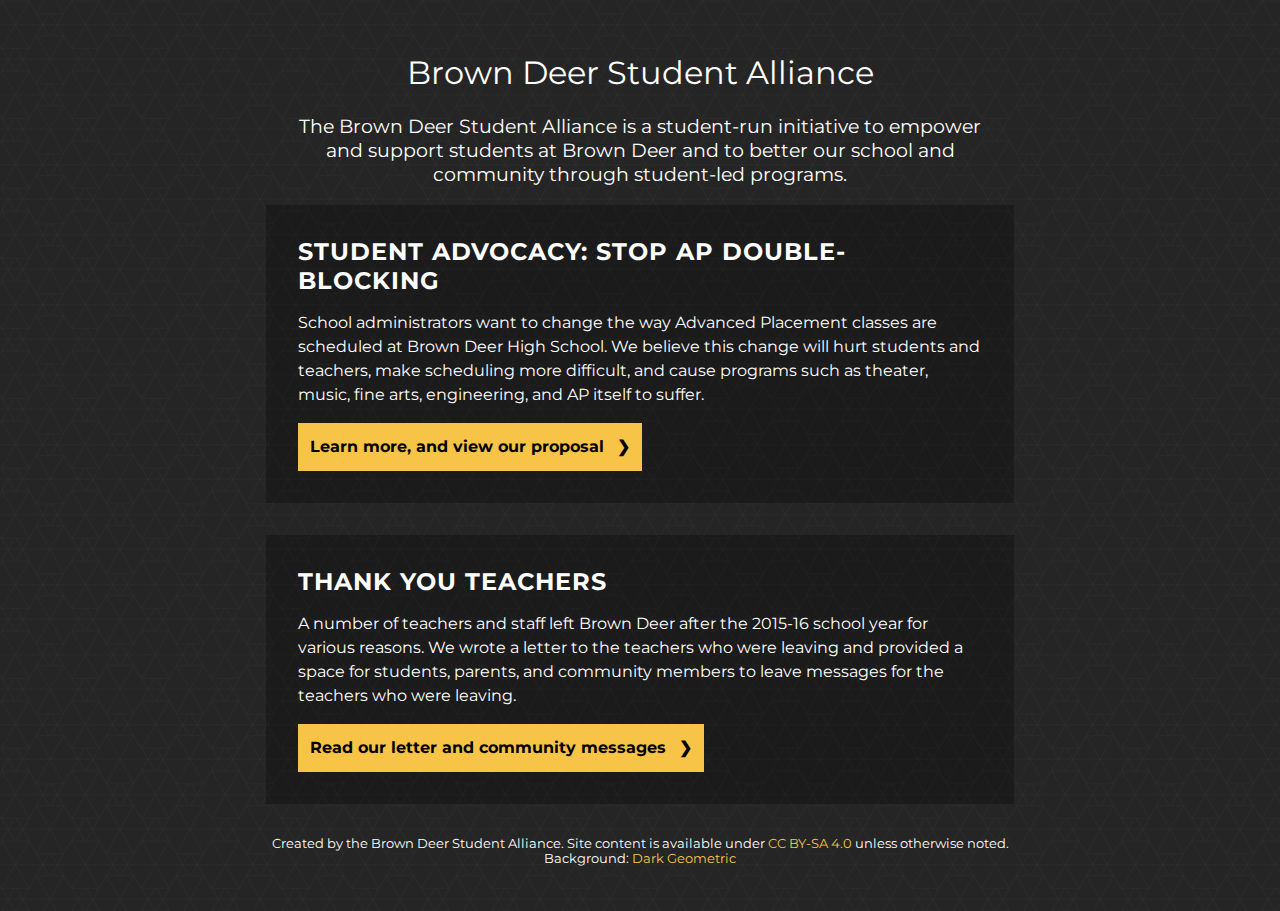
<file: index.html>
<!DOCTYPE html>
<html lang="en">
<head>
  <meta charset="UTF-8">
  <title>Brown Deer Student Alliance</title>
  <meta name="viewport" content="width=device-width, initial-scale=1">
  <link href="https://fonts.googleapis.com/css?family=Montserrat:300,400,400i,700" rel="stylesheet">
  <link rel="stylesheet" href="main.css">
</head>
<body>

<h1>Brown Deer Student Alliance</h1>

<div class="mission">
  The Brown Deer Student Alliance is a student-run initiative to empower and support
  students at Brown Deer and to better our school and community through student-led programs.
</div>

<article>
  <a href="/ap">
    <div class="initiative">
      <h2>Student Advocacy: Stop AP Double-blocking</h2>
      <p>School administrators want to change the way Advanced Placement classes are
      scheduled at Brown Deer High School. We believe this change will hurt students and
      teachers, make scheduling more difficult, and cause programs such as theater, music,
      fine arts, engineering, and AP itself to suffer.</p>
      <p class="button">Learn more, and view our proposal</p>
    </div>
  </a>
</article>

<article>
  <a href="/teachers16">
    <div class="initiative">
      <h2>Thank You Teachers</h2>
      <p>A number of teachers and staff left Brown Deer after the 2015-16 school year
      for various reasons. We wrote a letter to the teachers who were leaving and
      provided a space for students, parents, and community members to leave messages
      for the teachers who were leaving.</p>
      <p class="button">Read our letter and community messages</p>
    </div>
  </a>
</article>

<p class="small">Created by the Brown Deer Student Alliance. Site content is available under <a rel="license" href="http://creativecommons.org/licenses/by-sa/4.0/">CC BY-SA 4.0</a> unless otherwise noted. Background: <a href="https://www.toptal.com/designers/subtlepatterns/dark-geometric/" target="_blank">Dark Geometric</a></p>

<script>
(function(i,s,o,g,r,a,m){i['GoogleAnalyticsObject']=r;i[r]=i[r]||function(){
(i[r].q=i[r].q||[]).push(arguments)},i[r].l=1*new Date();a=s.createElement(o),
m=s.getElementsByTagName(o)[0];a.async=1;a.src=g;m.parentNode.insertBefore(a,m)
})(window,document,'script','https://www.google-analytics.com/analytics.js','ga');

ga('create', 'UA-92804118-1', 'auto');
ga('send', 'pageview');
</script>
</body>
</html>
</file>
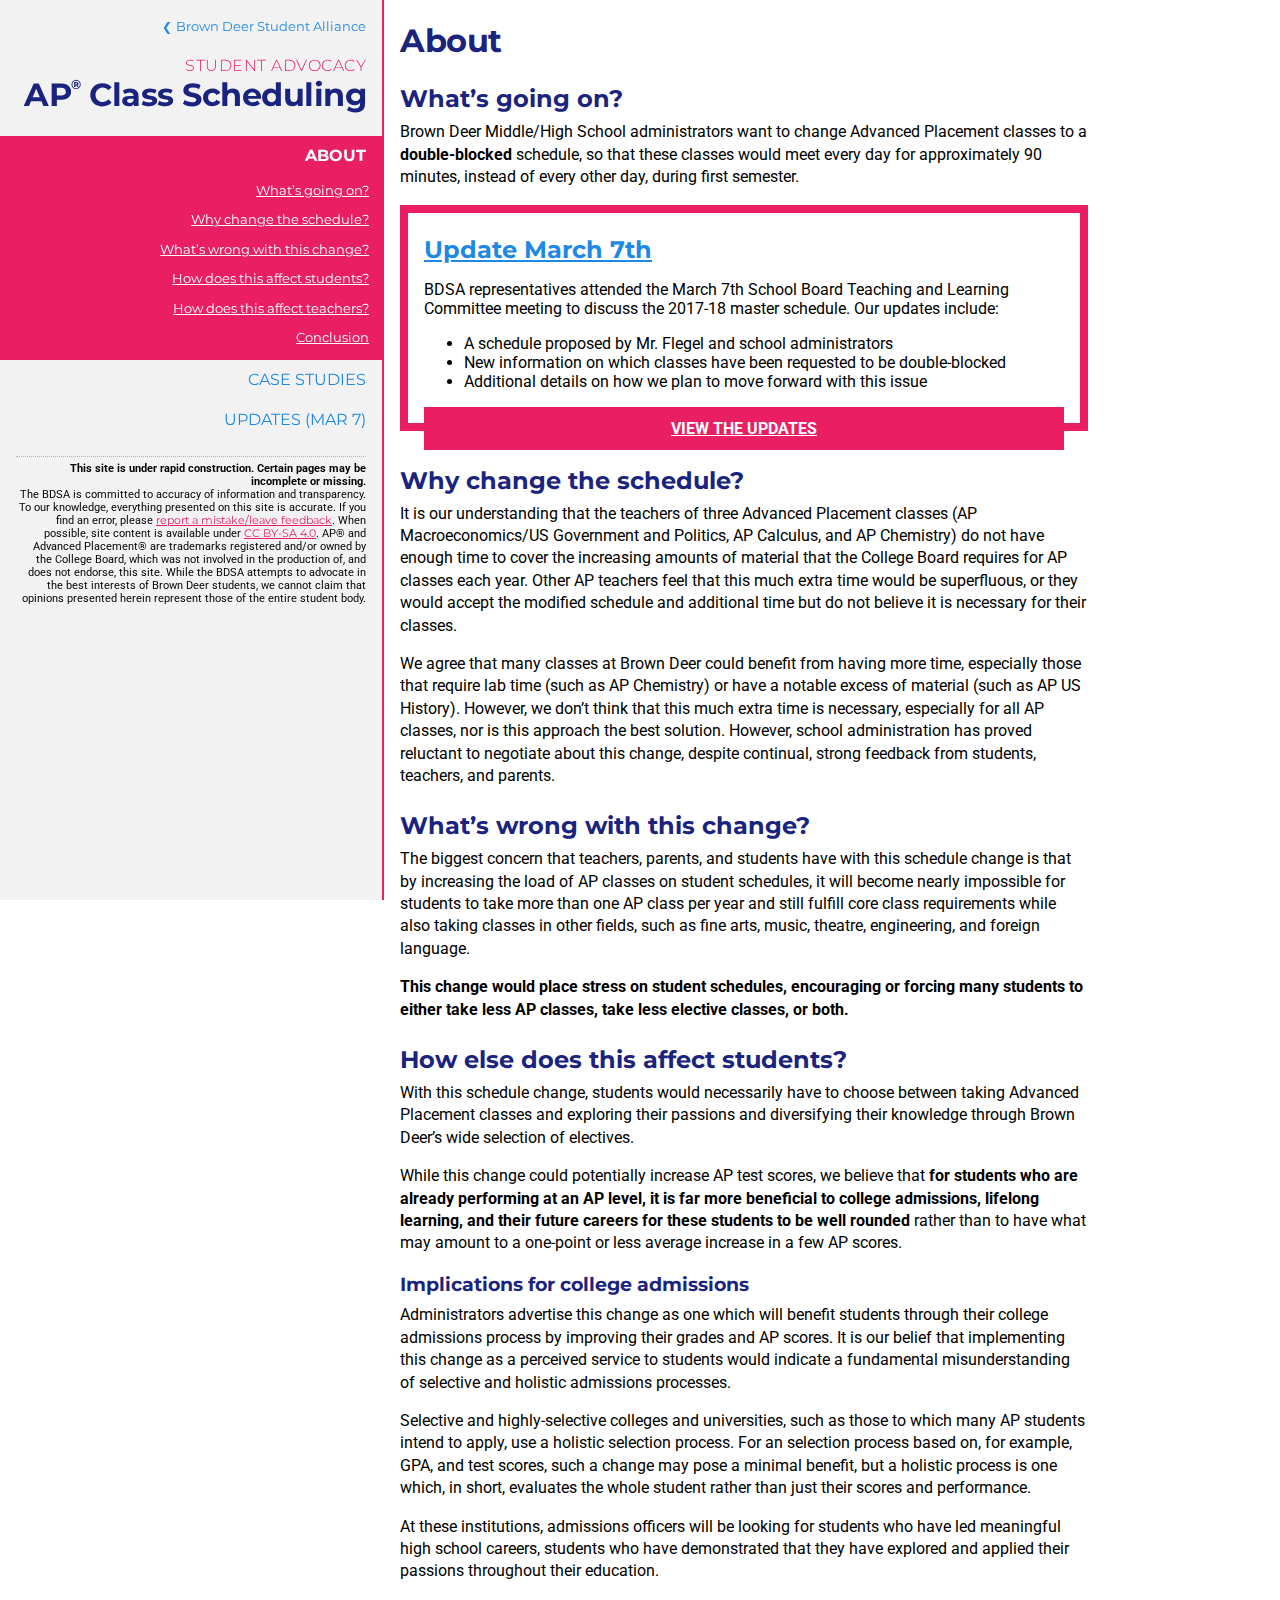
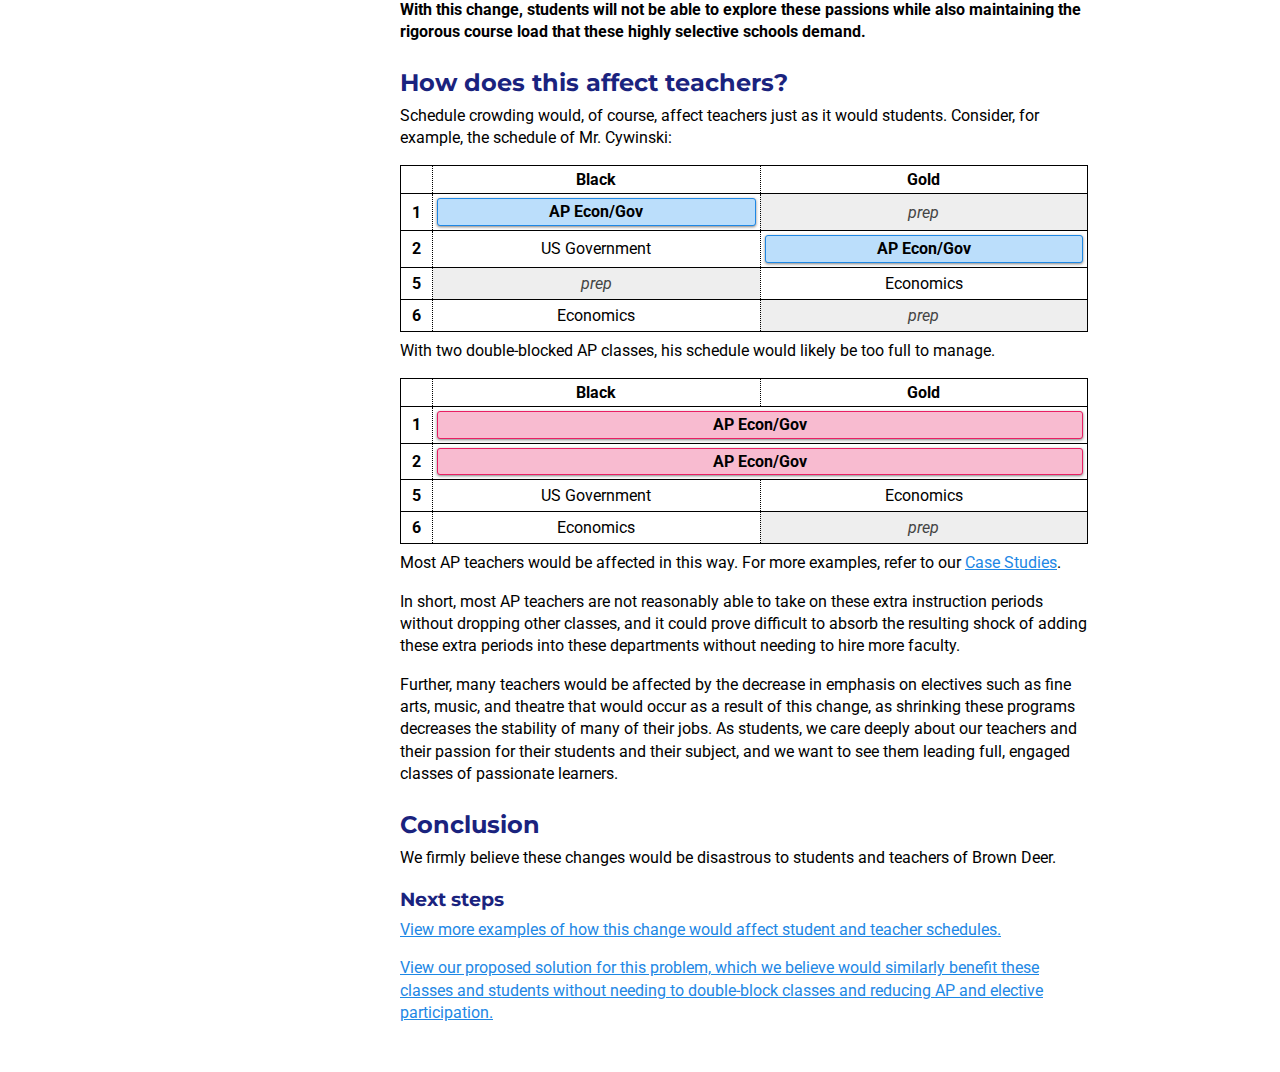
<file: ap/index.html>
<!DOCTYPE html>
<html lang="en">
<head>
  <meta charset="UTF-8">
  <title>Student Advocacy: Double-blocked AP | BDSA</title>
  <meta name="og:url" content="http://bdstudentalliance.org/ap/">
  <meta name="og:type" content="website">
  <meta name="og:title" content="Student Advocacy: Double-blocked AP">
  <meta name="og:description" content="School administrators want to change the way Advanced Placement classes are scheduled at Brown Deer High School. We believe this change will hurt students and teachers, make scheduling more difficult, and cause programs such as theater, music, fine arts, engineering, and AP itself to suffer.">
  <link href="https://fonts.googleapis.com/css?family=Montserrat:300,400,400i,700|Roboto:400,400i,700,700i" rel="stylesheet">
  <meta name="viewport" content="width=device-width, initial-scale=1">
  <link rel="stylesheet" href="main.css">
</head>
<body>

<div id="sectionLeft">
  <div class="return"><a href="/">Brown Deer Student Alliance</a></div>
  <h1><span>Student Advocacy</span> AP<sup>&reg;</sup> Class Scheduling</h1>
  <nav>
    <ul>
      <a class="active"><li>About</li></a>
      <div class="sub">
        <a href="#intro">What’s going on?</a>
        <a href="#why">Why change the schedule?</a>
        <a href="#issues">What’s wrong with this change?</a>
        <a href="#students">How does this affect students?</a>
        <a href="#teachers">How does this affect teachers?</a>
        <a href="#conclusion">Conclusion</a>
      </div>
      <a href="/ap/examples.html"><li>Case Studies</li></a>
      <!-- <a href="/ap/solution.html"><li>Our Solution</li></a> -->
      <a href="/ap/updates-03-07.html"><li>Updates (Mar 7)</li></a>
    </ul>
  </nav>

  <p class="small"><strong>This site is under rapid construction. Certain pages may be incomplete or missing.</strong><br>
  The BDSA is committed to accuracy of information and transparency. To our knowledge, everything presented on this site is accurate. If you find an error, please <a class="highlight inline" href="mailto:bdstudentalliance@gmail.com">report a mistake/leave feedback</a>. When possible, site content is available under <a rel="license" href="http://creativecommons.org/licenses/by-sa/4.0/" class="highlight inline">CC BY-SA 4.0</a>. AP® and Advanced Placement® are trademarks registered and/or owned by the College Board, which was not involved in the production of, and does not endorse, this site. While the BDSA attempts to advocate in the best interests of Brown Deer students, we cannot claim that opinions presented herein represent those of the entire student body.</p>
</div>

<div id="container">
  <h1>About</h1>

  <a id="intro"><h2>What’s going on?</h2></a>
  <p>Brown Deer Middle/High School administrators want to change Advanced Placement classes to a <strong>double-blocked</strong> schedule, so that these classes would meet every day for approximately 90 minutes, instead of every other day, during first semester.</p>

  <div class="update">
    <h2><a href="/ap/updates-03-07.html">Update March 7th</a></h2>
    <p>BDSA representatives attended the March 7th School Board Teaching and Learning Committee meeting to discuss the 2017-18 master schedule. Our updates include:
    <ul>
      <li>A schedule proposed by Mr. Flegel and school administrators</li>
      <li>New information on which classes have been requested to be double-blocked</li>
      <li>Additional details on how we plan to move forward with this issue</li>
    </ul>
    </p>
    <a href="/ap/updates-03-07.html" class="button">View the updates</a>
  </div>

  <a id="why"><h2>Why change the schedule?</h2></a>
  <p>It is our understanding that the teachers of three Advanced Placement classes (AP Macroeconomics/US Government and Politics, AP Calculus, and AP Chemistry) do not have enough time to cover the increasing amounts of material that the College Board requires for AP classes each year. Other AP teachers feel that this much extra time would be superfluous, or they would accept the modified schedule and additional time but do not believe it is necessary for their classes.</p>
  <p>We agree that many classes at Brown Deer could benefit from having more time, especially those that require lab time (such as AP Chemistry) or have a notable excess of material (such as AP US History). However, we don’t think that this much extra time is necessary, especially for all AP classes, nor is this approach the best solution. However, school administration has proved reluctant to negotiate about this change, despite continual, strong feedback from students, teachers, and parents.</p>

  <a id="issues"><h2>What’s wrong with this change?</h2></a>
  <p>The biggest concern that teachers, parents, and students have with this schedule change is that by increasing the load of AP classes on student schedules, it will become nearly impossible for students to take more than one AP class per year and still fulfill core class requirements while also taking classes in other fields, such as fine arts, music, theatre, engineering, and foreign language.</p>
  <p><strong>This change would place stress on student schedules, encouraging or forcing many students to either take less AP classes, take less elective classes, or both.</strong></p>

  <a id="students"><h2>How else does this affect students?</h2></a>
  <p>With this schedule change, students would necessarily have to choose between taking Advanced Placement classes and exploring their passions and diversifying their knowledge through Brown Deer’s wide selection of electives.</p>
  <p>While this change could potentially increase AP test scores, we believe that <strong>for students who are already performing at an AP level, it is far more beneficial to college admissions, lifelong learning, and their future careers for these students to be well rounded</strong> rather than to have what may amount to a one-point or less average increase in a few AP scores.</p>
  <h3>Implications for college admissions</h3>
  <p>Administrators advertise this change as one which will benefit students through their college admissions process by improving their grades and AP scores. It is our belief that implementing this change as a perceived service to students would indicate a fundamental misunderstanding of selective and holistic admissions processes.</p>
  <p>Selective and highly-selective colleges and universities, such as those to which many AP students intend to apply, use a holistic selection process. For an selection process based on, for example, GPA, and test scores, such a change may pose a minimal benefit, but a holistic process is one which, in short, evaluates the whole student rather than just their scores and performance.</p>
  <p>At these institutions, admissions officers will be looking for students who have led meaningful high school careers, students who have demonstrated that they have explored and applied their passions throughout their education.</p>
  <p><strong>With this change, students will not be able to explore these passions while also maintaining the rigorous course load that these highly selective schools demand.</strong></p>

  <a id="teachers"><h2>How does this affect teachers?</h2></a>
  <p>Schedule crowding would, of course, affect teachers just as it would students. Consider, for example, the schedule of Mr. Cywinski:</p>
  <table class="schedule">
    <thead><tr><td></td><th>Black</th><th>Gold</th></tr></thead>
    <tbody>
      <tr><th>1</th><td class="-ap"><div>AP Econ/Gov</div></td><td class="-prep">prep</td></tr>
      <tr><th>2</th><td>US Government</td><td class="-ap"><div>AP Econ/Gov</div></td></tr>
      <tr><th>5</th><td class="-prep">prep</td><td>Economics</td></tr>
      <tr><th>6</th><td>Economics</td><td class="-prep">prep</td></tr>
    </tbody>
  </table>
  <p>With two double-blocked AP classes, his schedule would likely be too full to manage.</p>
  <table class="schedule">
    <thead><tr><td></td><th>Black</th><th>Gold</th></tr></thead>
    <tbody>
      <tr><th>1</th><td class="-ap -is-double-blocked" colspan="2"><div>AP Econ/Gov</div></td></tr>
      <tr><th>2</th><td class="-ap -is-double-blocked" colspan="2"><div>AP Econ/Gov</div></td></tr>
      <tr><th>5</th><td>US Government</td><td>Economics</td></tr>
      <tr><th>6</th><td>Economics</td><td class="-prep">prep</td></tr>
    </tbody>
  </table>
  <p>Most AP teachers would be affected in this way. For more examples, refer to our <a href="/ap/examples.html#teachers">Case Studies</a>.</p>
  <p>In short, most AP teachers are not reasonably able to take on these extra instruction periods without dropping other classes, and it could prove difficult to absorb the resulting shock of adding these extra periods into these departments without needing to hire more faculty.</p>
  <p>Further, many teachers would be affected by the decrease in emphasis on electives such as fine arts, music, and theatre that would occur as a result of this change, as shrinking these programs decreases the stability of many of their jobs. As students, we care deeply about our teachers and their passion for their students and their subject, and we want to see them leading full, engaged classes of passionate learners.</p>

  <a id="conclusion"><h2>Conclusion</h2></a>
  <p>We firmly believe these changes would be disastrous to students and teachers of Brown Deer.</p>
  <h3>Next steps</h3>
  <p><a href="/ap/examples.html">View more examples of how this change would affect student and teacher schedules.</a></p>
  <p><a href="/ap/solution.html">View our proposed solution for this problem, which we believe would similarly benefit these classes and students without needing to double-block classes and reducing AP and elective participation.</a></p>
</div>

<script>window.source=function(l){window.open(l,0,"toolbar=no,height=400,width=800")};
(function(i,s,o,g,r,a,m){i['GoogleAnalyticsObject']=r;i[r]=i[r]||function(){
(i[r].q=i[r].q||[]).push(arguments)},i[r].l=1*new Date();a=s.createElement(o),
m=s.getElementsByTagName(o)[0];a.async=1;a.src=g;m.parentNode.insertBefore(a,m)
})(window,document,'script','https://www.google-analytics.com/analytics.js','ga');

ga('create', 'UA-92804118-1', 'auto');
ga('send', 'pageview');</script>
</body>
</html>
</file>
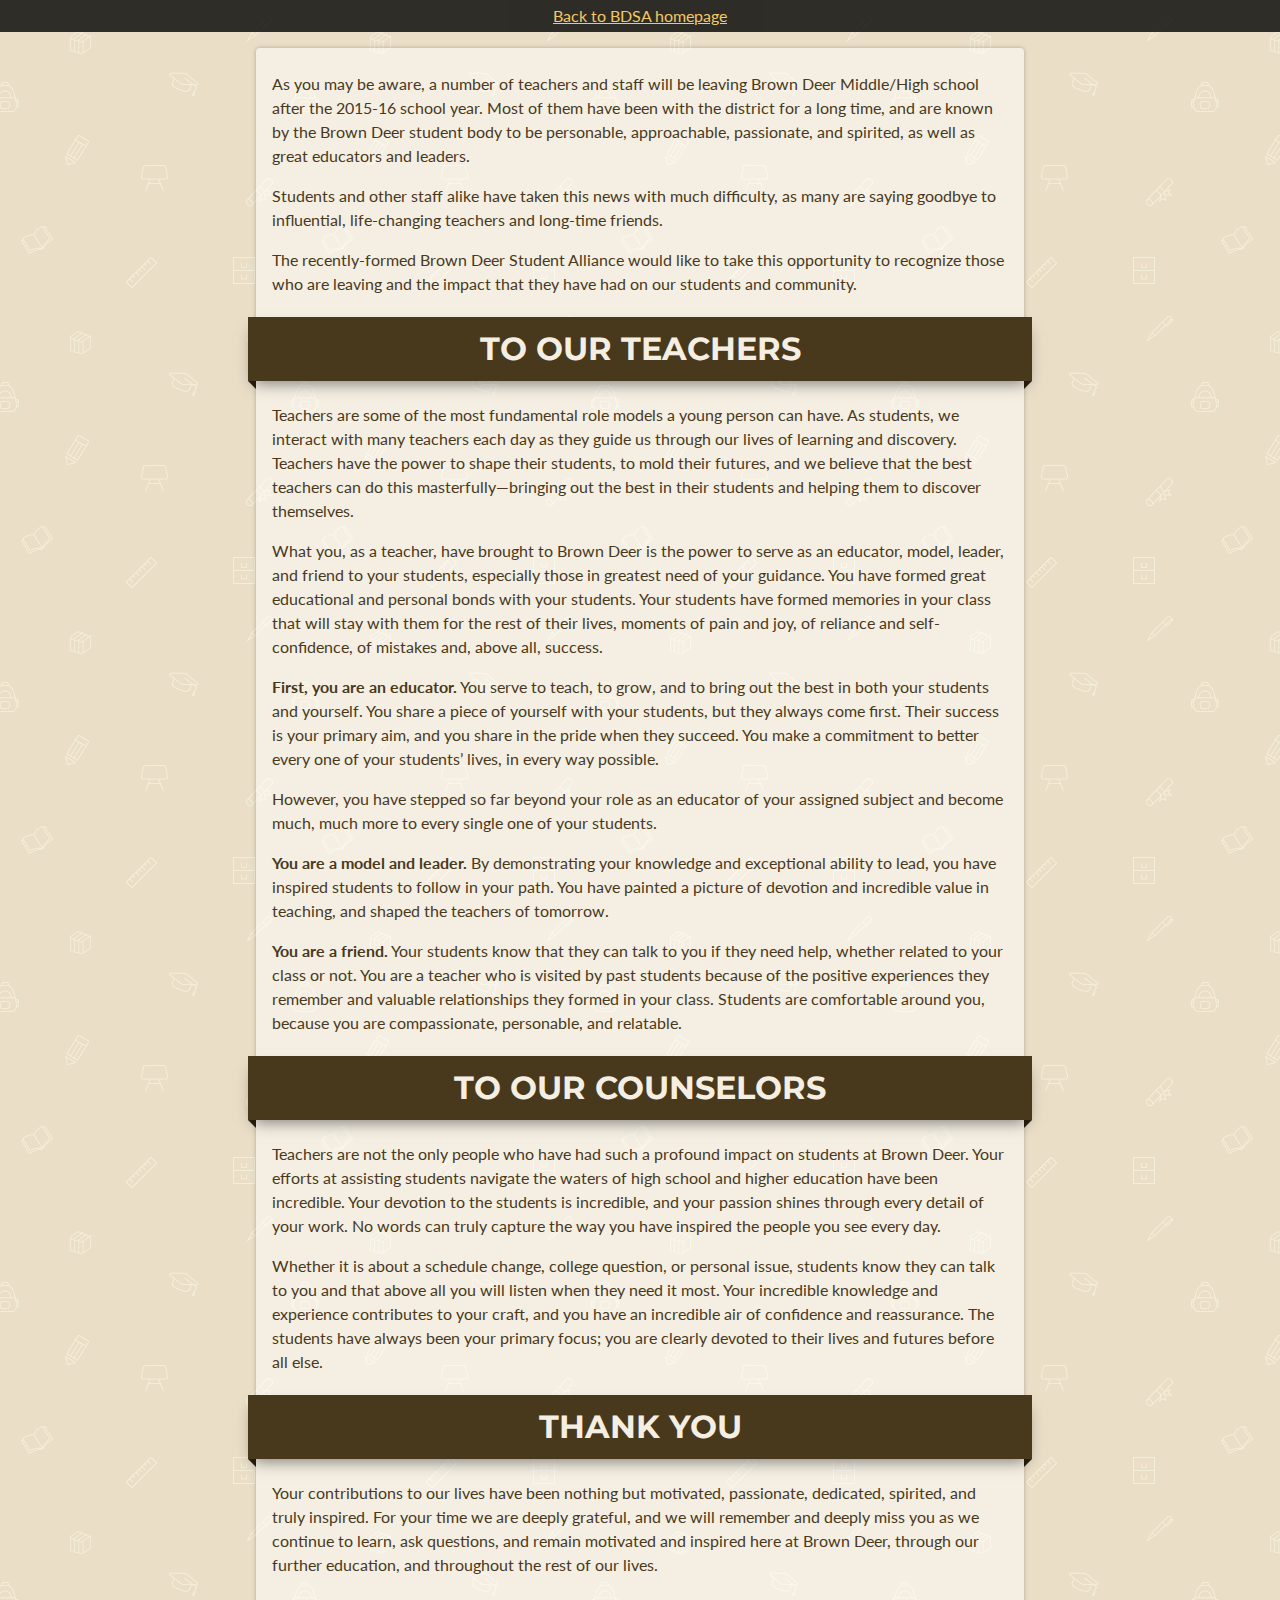
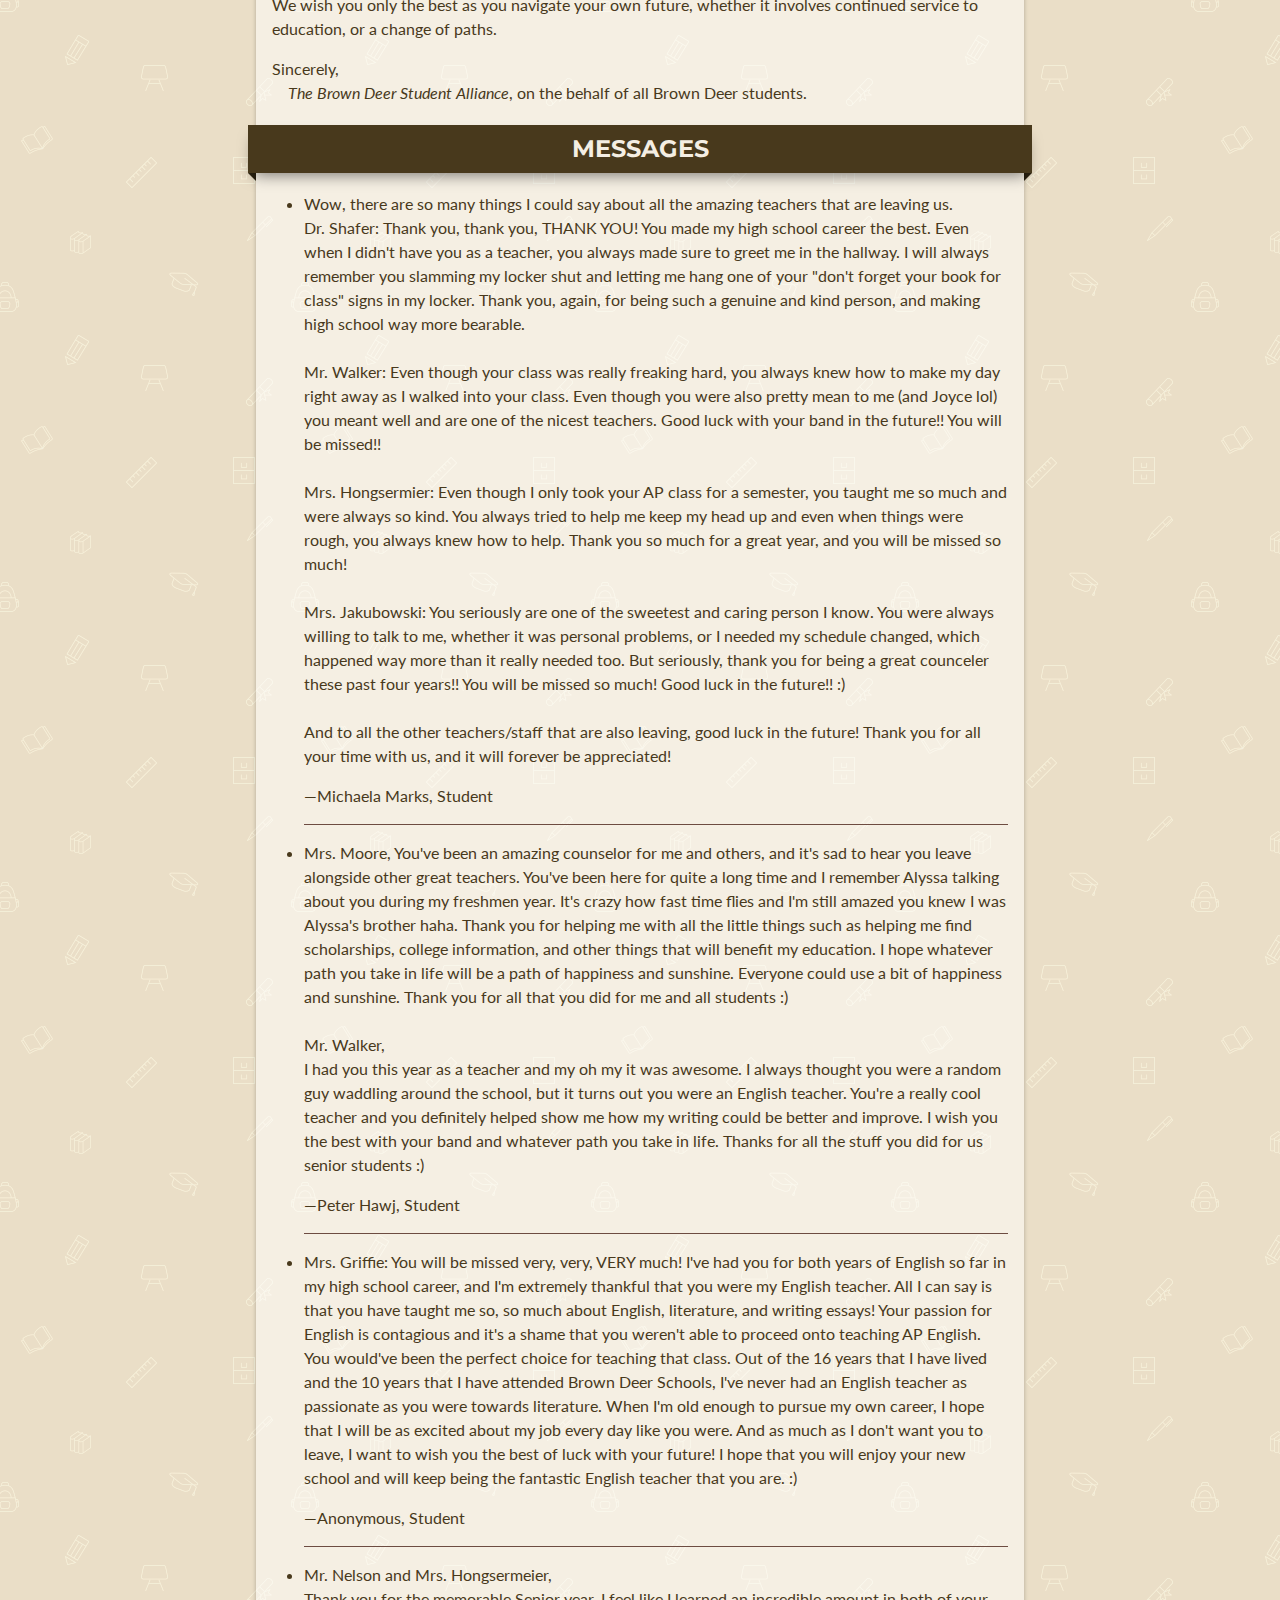
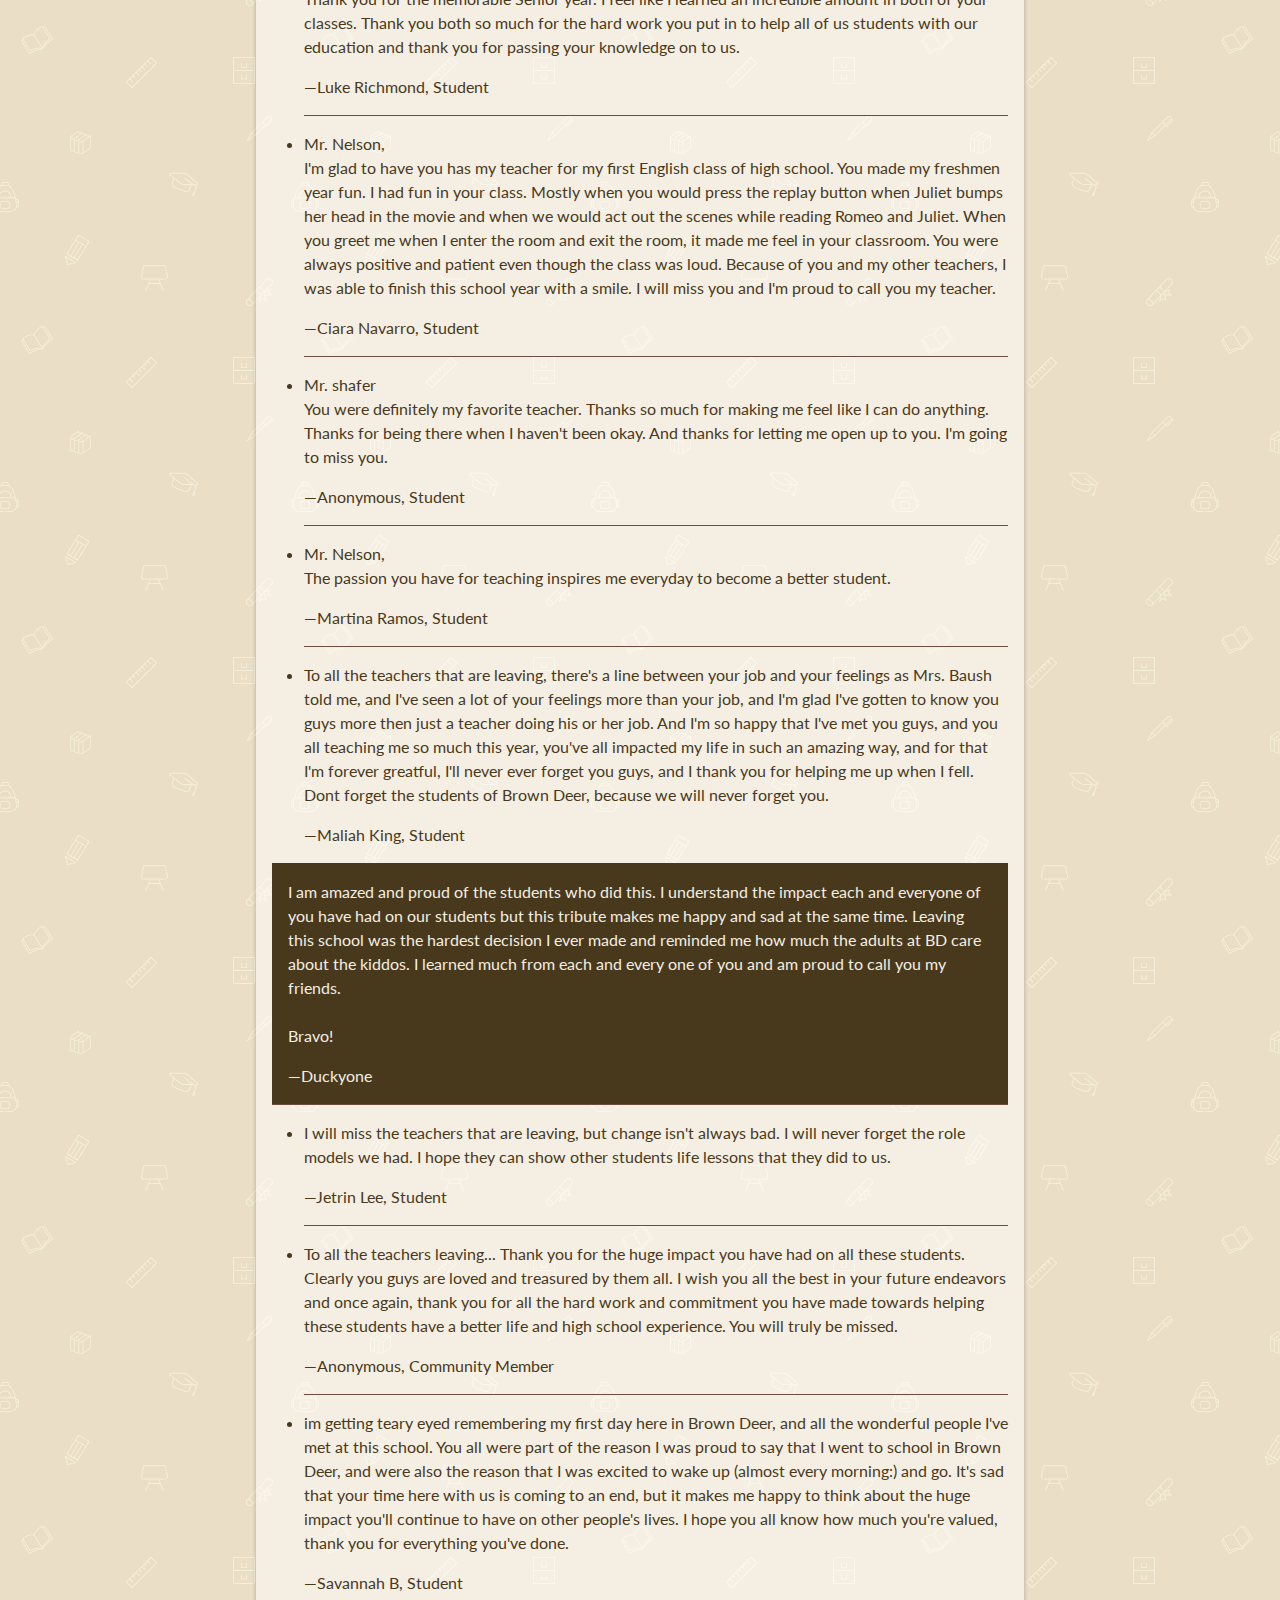
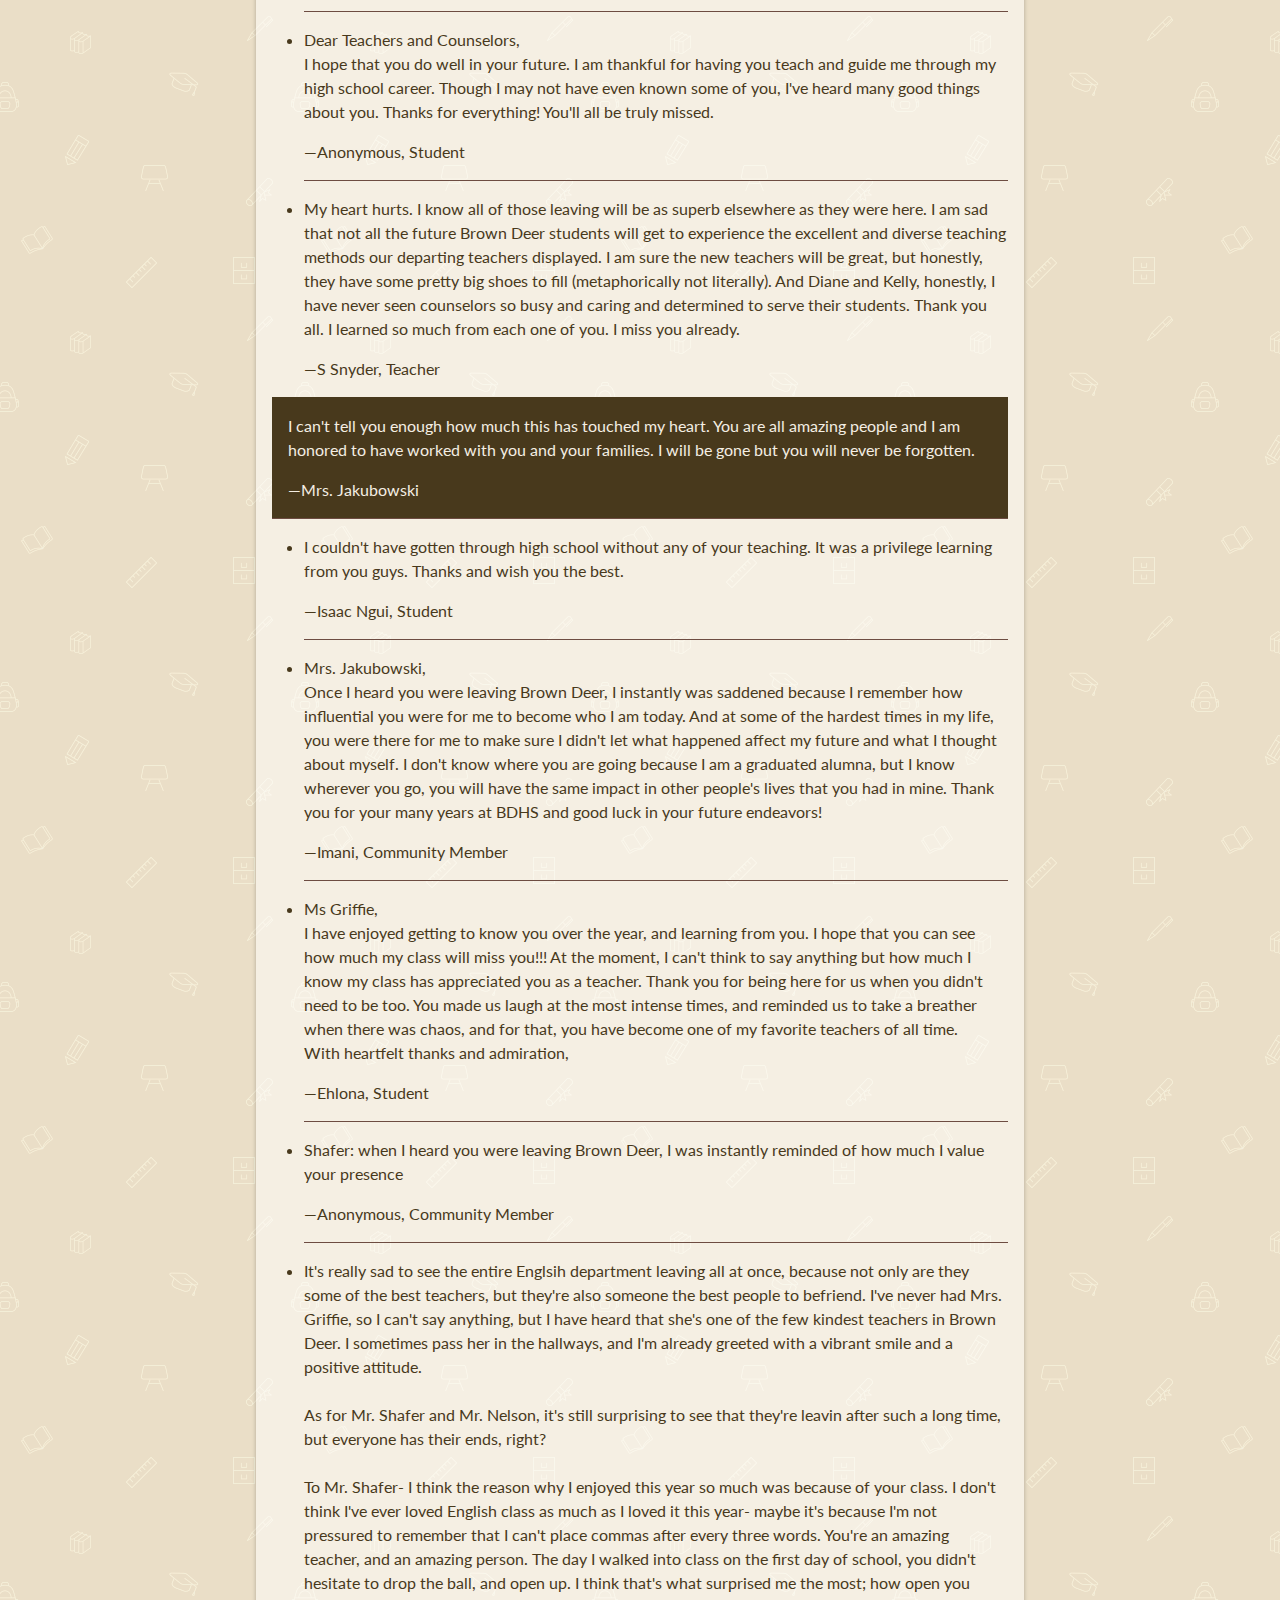
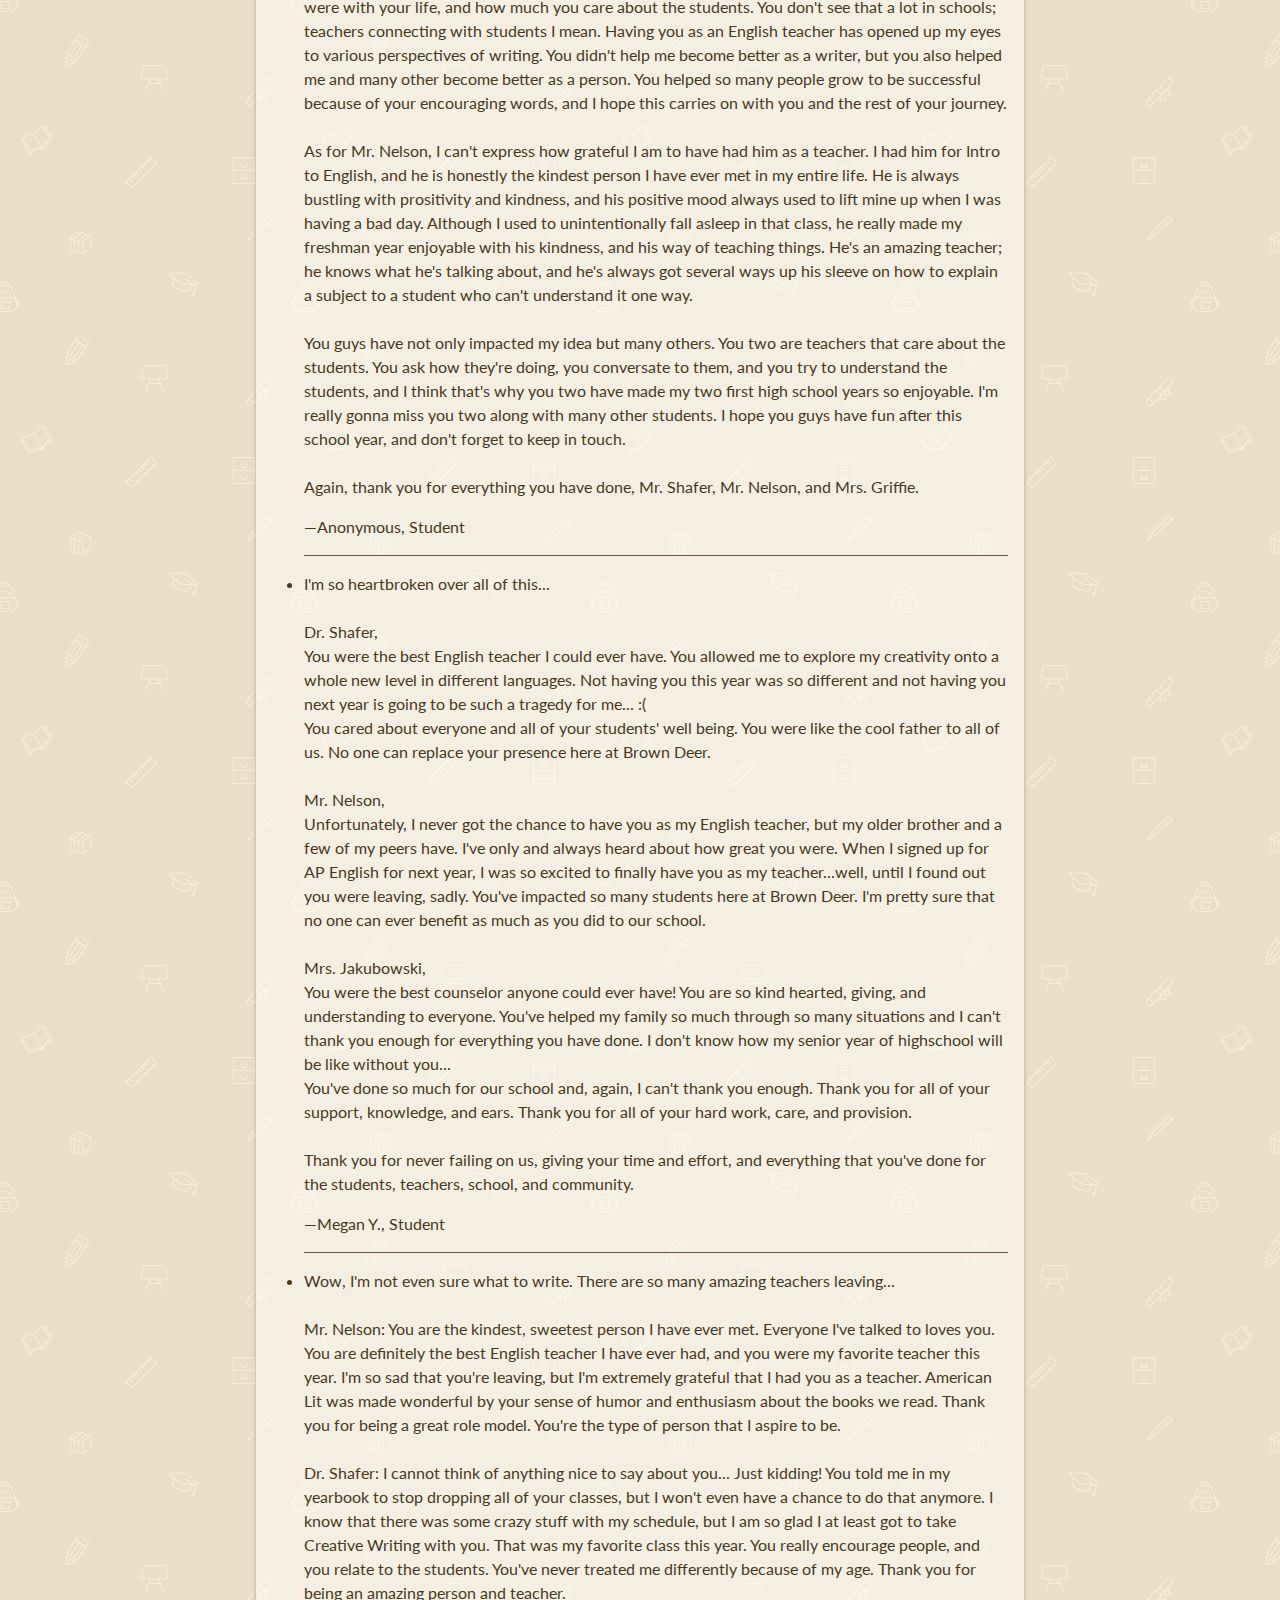
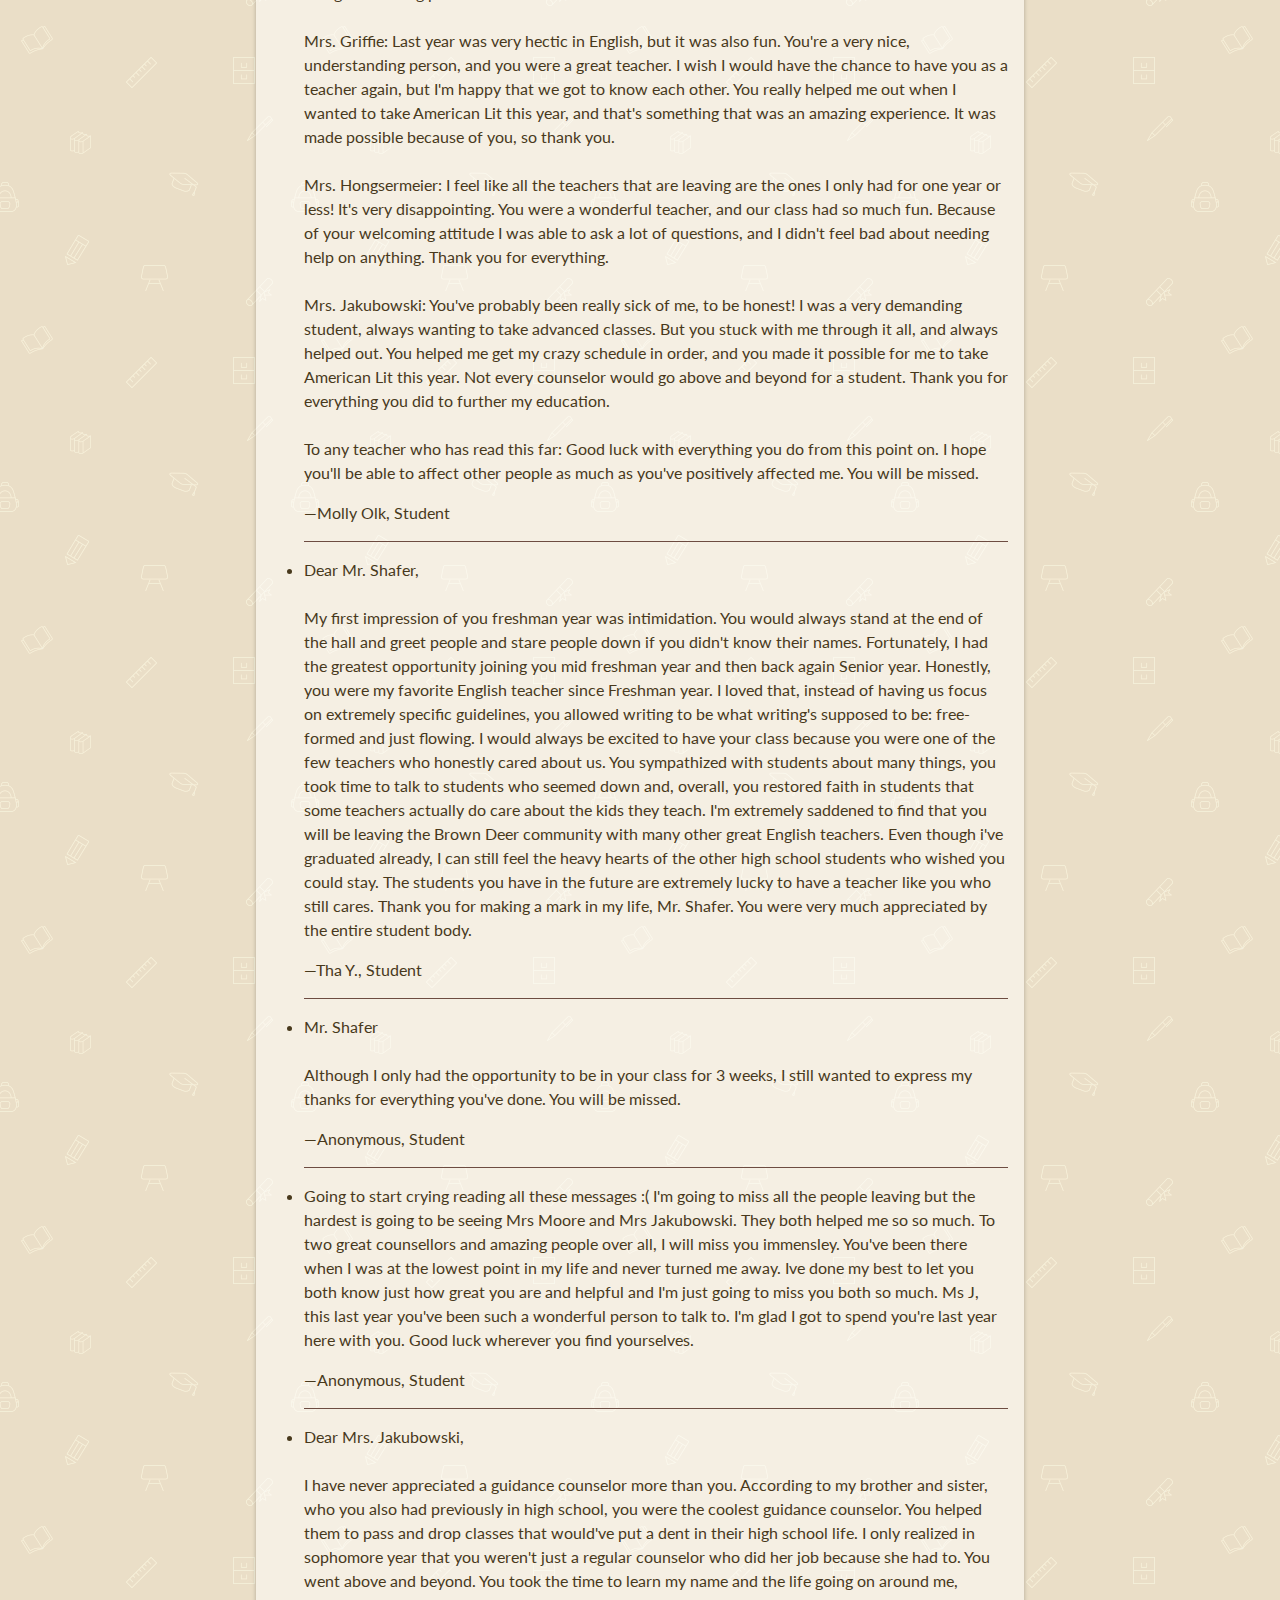
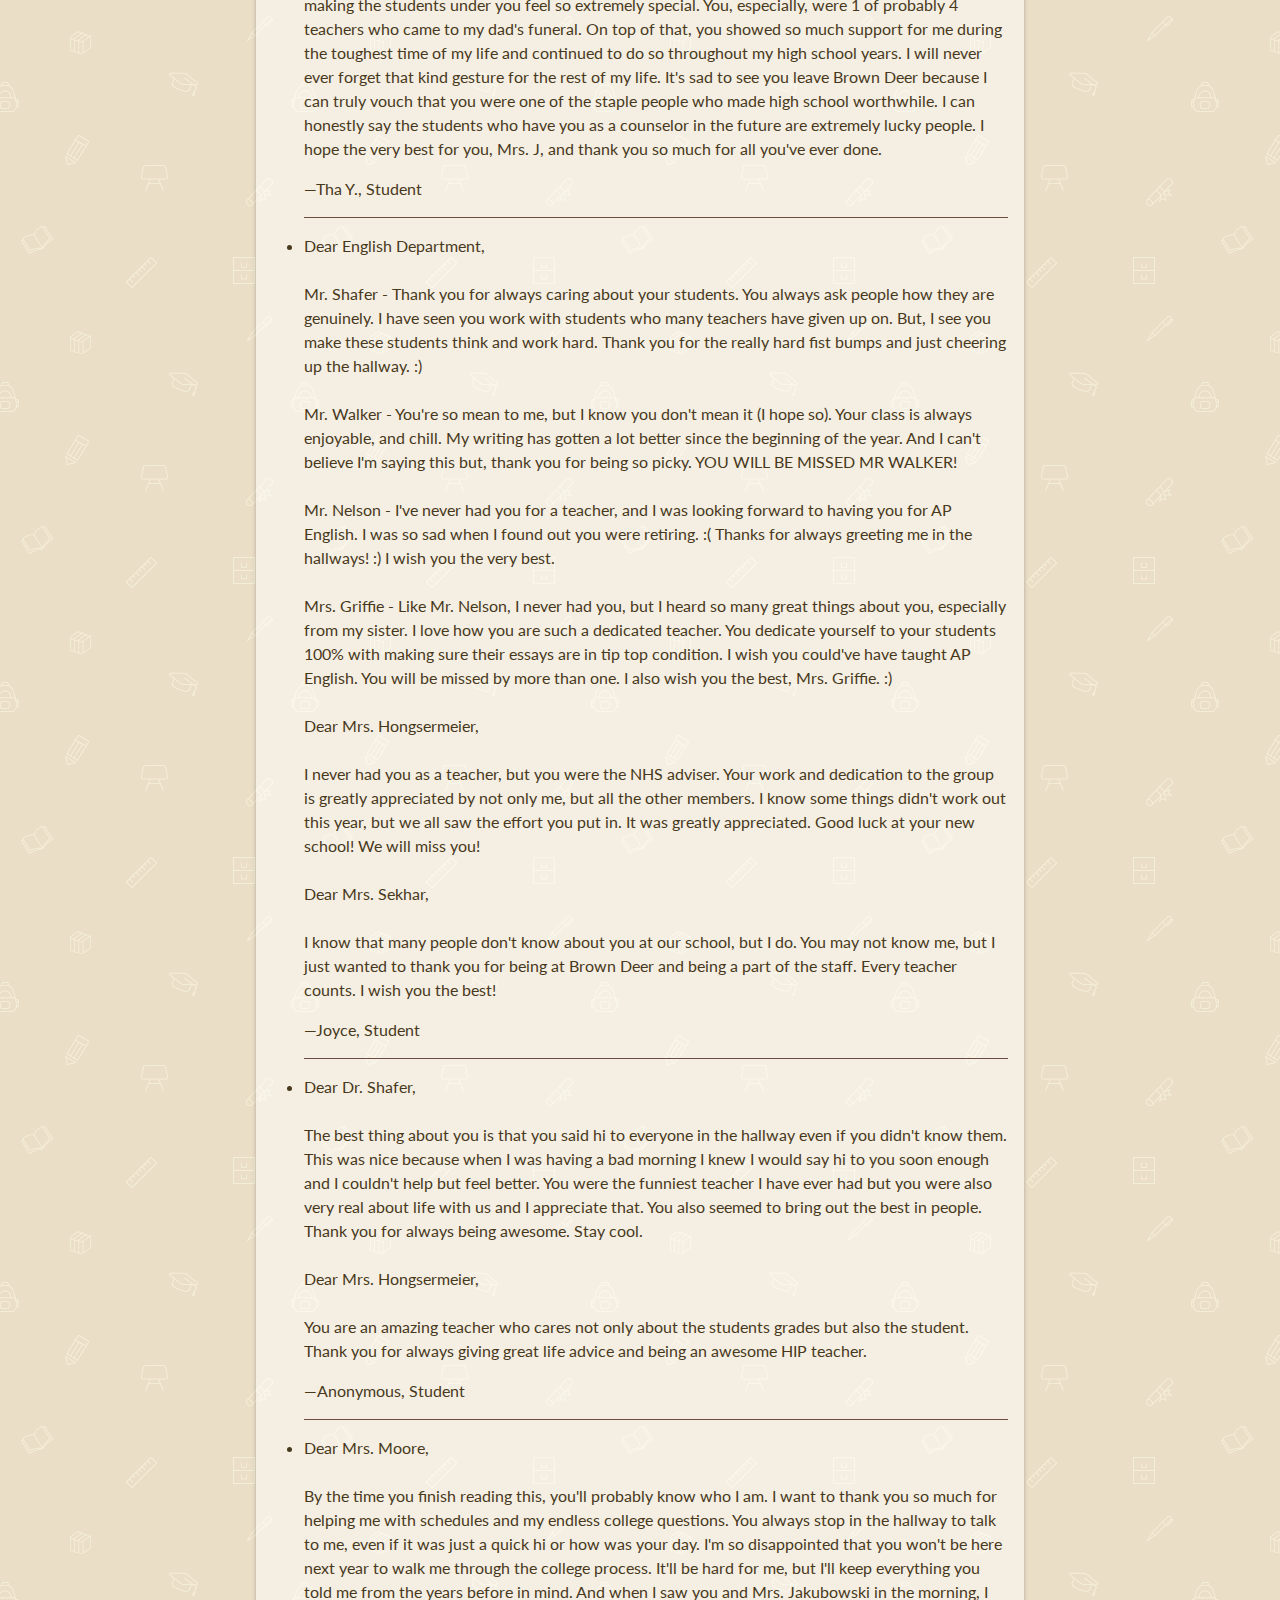
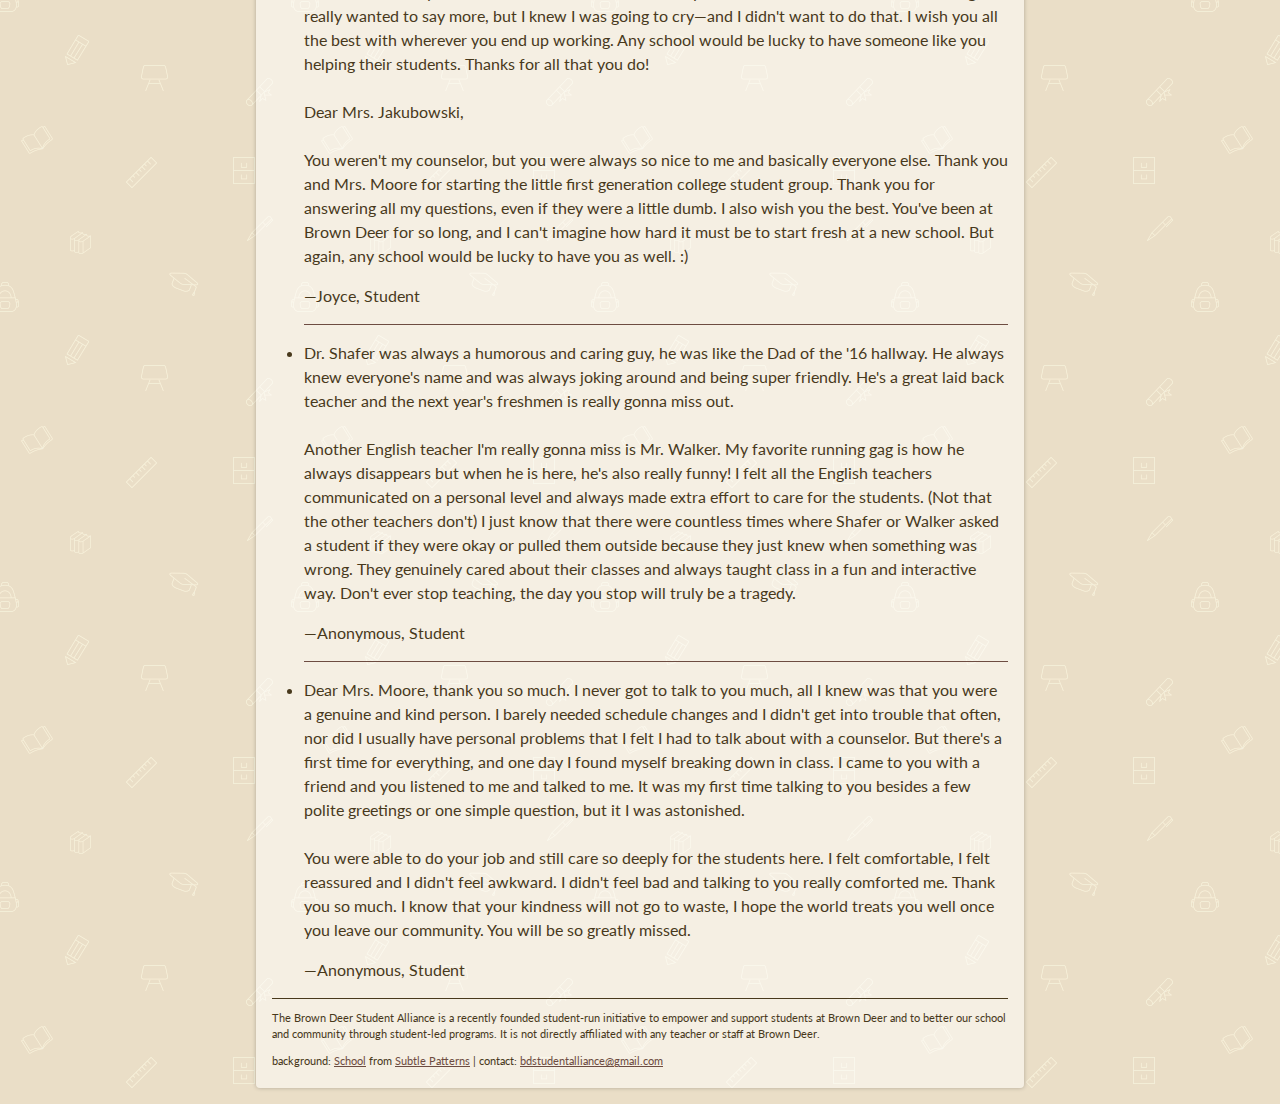
<file: teachers16/index.html>
<html lang="en"><head>
  <meta charset="UTF-8">
  <title>Thank You Teachers</title>
  <meta name="viewport" content="width=device-width, initial-scale=1">
  <link rel="stylesheet" href="main.css">
  <meta name="og:url" content="https://bdstudentalliance.org/teachers16/">
  <meta name="og:type" content="website">
  <meta name="og:title" content="Thank You Teachers | BDSA">
  <meta name="og:description" content="A number of teachers and staff left Brown Deer after the 2015-16 school year for various reasons. We wrote a letter to the teachers who were leaving and provided a space for students, parents, and community members to leave messages for the teachers who were leaving.">
  <link rel="stylesheet" href="https://fonts.googleapis.com/css?family=Montserrat:700|Lato:400,400italic,700">
<body>
<a href="/"><div id="tosa">Back to BDSA homepage</div></a>
<div id="container">
  <p>
    As you may be aware, a number of teachers and staff will be leaving Brown Deer Middle/High school after the 2015-16 school year. Most of them have been with the district for a long time, and are known by the Brown Deer student body to be personable, approachable, passionate, and spirited, as well as great educators and leaders.
  </p>
  <p>
    Students and other staff alike have taken this news with much difficulty, as many are saying goodbye to influential, life-changing teachers and long-time friends.
  </p>
  <p>
    The recently-formed Brown Deer Student Alliance would like to take this opportunity to recognize those who are leaving and the impact that they have had on our students and community.
  </p>
  <h1>TO OUR TEACHERS</h1>
  <p>
    Teachers are some of the most fundamental role models a young person can have. As students, we interact with many teachers each day as they guide us through our lives of learning and discovery. Teachers have the power to shape their students, to mold their futures, and we believe that the best teachers can do this masterfully—bringing out the best in their students and helping them to discover themselves.
  </p>
  <p>
    What you, as a teacher, have brought to Brown Deer is the power to serve as an educator, model, leader, and friend to your students, especially those in greatest need of your guidance. You have formed great educational and personal bonds with your students. Your students have formed memories in your class that will stay with them for the rest of their lives, moments of pain and joy, of reliance and self-confidence, of mistakes and, above all, success.
  </p>
  <p>
    <strong>First, you are an educator.</strong> You serve to teach, to grow, and to bring out the best in both your students and yourself. You share a piece of yourself with your students, but they always come first. Their success is your primary aim, and you share in the pride when they succeed. You make a commitment to better every one of your students’ lives, in every way possible.
  </p>
  <p>
    However, you have stepped so far beyond your role as an educator of your assigned subject and become much, much more to every single one of your students.
  </p>
  <p>
    <strong>You are a model and leader.</strong> By demonstrating your knowledge and exceptional ability to lead, you have inspired students to follow in your path. You have painted a picture of devotion and incredible value in teaching, and shaped the teachers of tomorrow.
  </p>
  <p>
    <strong>You are a friend.</strong> Your students know that they can talk to you if they need help, whether related to your class or not. You are a teacher who is visited by past students because of the positive experiences they remember and valuable relationships they formed in your class. Students are comfortable around you, because you are compassionate, personable, and relatable.
  </p>
  <h1>TO OUR COUNSELORS</h1>
  <p>
    Teachers are not the only people who have had such a profound impact on students at Brown Deer. Your efforts at assisting students navigate the waters of high school and higher education have been incredible. Your devotion to the students is incredible, and your passion shines through every detail of your work. No words can truly capture the way you have inspired the people you see every day.
  </p>
  <p>
    Whether it is about a schedule change, college question, or personal issue, students know they can talk to you and that above all you will listen when they need it most. Your incredible knowledge and experience contributes to your craft, and you have an incredible air of confidence and reassurance. The students have always been your primary focus; you are clearly devoted to their lives and futures before all else.
  </p>
  <h1>THANK YOU</h1>
  <p>
    Your contributions to our lives have been nothing but motivated, passionate, dedicated, spirited, and truly inspired. For your time we are deeply grateful, and we will remember and deeply miss you as we continue to learn, ask questions, and remain motivated and inspired here at Brown Deer, through our further education, and throughout the rest of our lives.
  </p>
  <p>
    We wish you only the best as you navigate your own future, whether it involves continued service to education, or a change of paths.
  </p>
  <p>
    Sincerely,<br>
    <em style="margin-left: 1em">The Brown Deer Student Alliance</em>, on the behalf of all Brown Deer students.
  </p>
  <h2>MESSAGES</h2>

  <!-- Messages have now been baked into the page. Contact bdstudentalliance@gmail.com for more information. -->

  <ul class="messages">

  <li><p>Wow, there are so many things I could say about all the amazing teachers that are leaving us. <br>Dr. Shafer: Thank you, thank you, THANK YOU! You made my high school career the best. Even when I didn't have you as a teacher, you always made sure to greet me in the hallway. I will always remember you slamming my locker shut and letting me hang one of your "don't forget your book for class" signs in my locker. Thank you, again, for being such a genuine and kind person, and making high school way more bearable. <br><br>Mr. Walker: Even though your class was really freaking hard, you always knew how to make my day right away as I walked into your class. Even though you were also pretty mean to me (and Joyce lol) you meant well and are one of the nicest teachers. Good luck with your band in the future!! You will be missed!!<br><br>Mrs. Hongsermier: Even though I only took your AP class for a semester, you taught me so much and were always so kind. You always tried to help me keep my head up and even when things were rough, you always knew how to help. Thank you so much for a great year, and you will be missed so much!<br><br>Mrs. Jakubowski: You seriously are one of the sweetest and caring person I know. You were always willing to talk to me, whether it was personal problems, or I needed my schedule changed, which happened way more than it really needed too. But seriously, thank you for being a great counceler these past four years!! You will be missed so much! Good luck in the future!! :)<br><br>And to all the other teachers/staff that are also leaving, good luck in the future! Thank you for all your time with us, and it will forever be appreciated!</p><div>—<span class="iAuthor">Michaela Marks</span>, <span class="iRole">Student</span></div></li><li><p>Mrs. Moore, You've been an amazing counselor for me and others, and it's sad to hear you leave alongside other great teachers. You've been here for quite a long time and I remember Alyssa talking about you during my freshmen year. It's crazy how fast time flies and I'm still amazed you knew I was Alyssa's brother haha. Thank you for helping me with all the little things such as helping me find scholarships, college information, and other things that will benefit my education. I hope whatever path you take in life will be a path of happiness and sunshine. Everyone could use a bit of happiness and sunshine. Thank you for all that you did for me and all students :)<br><br>Mr. Walker, <br>I had you this year as a teacher and my oh my it was awesome. I always thought you were a random guy waddling around the school, but it turns out you were an English teacher. You're a really cool teacher and you definitely helped show me how my writing could be better and improve. I wish you the best with your band and whatever path you take in life. Thanks for all the stuff you did for us senior students :)</p><div>—<span class="iAuthor">Peter Hawj</span>, <span class="iRole">Student</span></div></li><li><p>Mrs. Griffie: You will be missed very, very, VERY much! I've had you for both years of English so far in my high school career, and I'm extremely thankful that you were my English teacher. All I can say is that you have taught me so, so much about English, literature, and writing essays! Your passion for English is contagious and it's a shame that you weren't able to proceed onto teaching AP English. You would've been the perfect choice for teaching that class. Out of the 16 years that I have lived and the 10 years that I have attended Brown Deer Schools, I've never had an English teacher as passionate as you were towards literature. When I'm old enough to pursue my own career, I hope that I will be as excited about my job every day like you were. And as much as I don't want you to leave, I want to wish you the best of luck with your future! I hope that you will enjoy your new school and will keep being the fantastic English teacher that you are. :)</p><div>—<span class="iAuthor">Anonymous</span>, <span class="iRole">Student</span></div></li><li><p>Mr. Nelson and Mrs. Hongsermeier,<br>Thank you for the memorable Senior year. I feel like I learned an incredible amount in both of your classes. Thank you both so much for the hard work you put in to help all of us students with our education and thank you for passing your knowledge on to us.</p><div>—<span class="iAuthor">Luke Richmond</span>, <span class="iRole">Student</span></div></li><li><p>Mr. Nelson,<br>I'm glad to have you has my teacher for my first English class of high school. You made my freshmen year fun. I had fun in your class. Mostly when you would press the replay button when Juliet bumps her head in the movie and when we would act out the scenes while reading Romeo and Juliet. When you greet me when I enter the room and exit the room, it made me feel in your classroom. You were always positive and patient even though the class was loud. Because of you and my other teachers, I was able to finish this school year with a smile. I will miss you and I'm proud to call you my teacher.</p><div>—<span class="iAuthor">Ciara Navarro</span>, <span class="iRole">Student</span></div></li><li><p>Mr. shafer<br>You were definitely my favorite teacher. Thanks so much for making me feel like I can do anything. Thanks for being there when I haven't been okay. And thanks for letting me open up to you. I'm going to miss you.</p><div>—<span class="iAuthor">Anonymous</span>, <span class="iRole">Student</span></div></li><li><p>Mr. Nelson, <br>The passion you have for teaching inspires me everyday to become a better student.</p><div>—<span class="iAuthor">Martina Ramos</span>, <span class="iRole">Student</span></div></li><li><p>To all the teachers that are leaving, there's a line between your job and your feelings as Mrs. Baush told me, and I've seen a lot of your feelings more than your job, and I'm glad I've gotten to know you guys more then just a teacher doing his or her job. And I'm so happy that I've met you guys, and you all teaching me so much this year, you've all impacted my life in such an amazing way, and for that I'm forever greatful, I'll never ever forget you guys, and I thank you for helping me up when I fell. Dont forget the students of Brown Deer, because we will never forget you.</p><div>—<span class="iAuthor">Maliah King</span>, <span class="iRole">Student</span></div></li><li class="featured"><p>I am amazed and proud of the students who did this. I understand the impact each and everyone of you have had on our students but this tribute makes me happy and sad at the same time. Leaving this school was the hardest decision I ever made and reminded me how much the adults at BD care about the kiddos. I learned much from each and every one of you and am proud to call you my friends.<br><br>Bravo!</p><div>—<span class="iAuthor">Duckyone</span><span class="iRole"></span></div></li><li><p>I will miss the teachers that are leaving, but change isn't always bad. I will never forget the role models we had. I hope they can show other students life lessons that they did to us.</p><div>—<span class="iAuthor">Jetrin Lee</span>, <span class="iRole">Student</span></div></li><li><p>To all the teachers leaving... Thank you for the huge impact you have had on all these students. Clearly you guys are loved and treasured by them all. I wish you all the best in your future endeavors and once again, thank you for all the hard work and commitment you have made towards helping these students have a better life and high school experience. You will truly be missed.</p><div>—<span class="iAuthor">Anonymous</span>, <span class="iRole">Community Member</span></div></li><li><p>im getting teary eyed remembering my first day here in Brown Deer, and all the wonderful people I've met at this school. You all were part of the reason I was proud to say that I went to school in Brown Deer, and were also the reason that I was excited to wake up (almost every morning:) and go. It's sad that your time here with us is coming to an end, but it makes me happy to think about the huge impact you'll continue to have on other people's lives. I hope you all know how much you're valued, thank you for everything you've done.</p><div>—<span class="iAuthor">Savannah B</span>, <span class="iRole">Student</span></div></li><li><p>Dear Teachers and Counselors, <br>I hope that you do well in your future. I am thankful for having you teach and guide me through my high school career. Though I may not have even known some of you, I've heard many good things about you. Thanks for everything! You'll all be truly missed.</p><div>—<span class="iAuthor">Anonymous</span>, <span class="iRole">Student</span></div></li><li><p>My heart hurts. I know all of those leaving will be as superb elsewhere as they were here. I am sad that not all the future Brown Deer students will get to experience the excellent and diverse teaching methods our departing teachers displayed. I am sure the new teachers will be great, but honestly, they have some pretty big shoes to fill (metaphorically not literally). And Diane and Kelly, honestly, I have never seen counselors so busy and caring and determined to serve their students. Thank you all. I learned so much from each one of you. I miss you already.</p><div>—<span class="iAuthor">S Snyder</span>, <span class="iRole">Teacher</span></div></li><li class="featured"><p>I can't tell you enough how much this has touched my heart. You are all amazing people and I am honored to have worked with you and your families. I will be gone but you will never be forgotten.</p><div>—<span class="iAuthor">Mrs. Jakubowski</span><span class="iRole"></span></div></li><li><p>I couldn't have gotten through high school without any of your teaching. It was a privilege learning from you guys. Thanks and wish you the best.</p><div>—<span class="iAuthor">Isaac Ngui</span>, <span class="iRole">Student</span></div></li><li><p>Mrs. Jakubowski,<br>Once I heard you were leaving Brown Deer, I instantly was saddened because I remember how influential you were for me to become who I am today. And at some of the hardest times in my life, you were there for me to make sure I didn't let what happened affect my future and what I thought about myself. I don't know where you are going because I am a graduated alumna, but I know wherever you go, you will have the same impact in other people's lives that you had in mine. Thank you for your many years at BDHS and good luck in your future endeavors!</p><div>—<span class="iAuthor">Imani</span>, <span class="iRole">Community Member</span></div></li><li><p>Ms Griffie,<br>I have enjoyed getting to know you over the year, and learning from you. I hope that you can see how much my class will miss you!!! At the moment, I can't think to say anything but how much I know my class has appreciated you as a teacher. Thank you for being here for us when you didn't need to be too. You made us laugh at the most intense times, and reminded us to take a breather when there was chaos, and for that, you have become one of my favorite teachers of all time. <br>With heartfelt thanks and admiration,</p><div>—<span class="iAuthor">Ehlona</span>, <span class="iRole">Student</span></div></li><li><p>Shafer: when I heard you were leaving Brown Deer, I was instantly reminded of how much I value your presence</p><div>—<span class="iAuthor">Anonymous</span>, <span class="iRole">Community Member</span></div></li><li><p>It's really sad to see the entire Englsih department leaving all at once, because not only are they some of the best teachers, but they're also someone the best people to befriend. I've never had Mrs. Griffie, so I can't say anything, but I have heard that she's one of the few kindest teachers in Brown Deer. I sometimes pass her in the hallways, and I'm already greeted with a vibrant smile and a positive attitude. <br><br>As for Mr. Shafer and Mr. Nelson, it's still surprising to see that they're leavin after such a long time, but everyone has their ends, right? <br><br>To Mr. Shafer- I think the reason why I enjoyed this year so much was because of your class. I don't think I've ever loved English class as much as I loved it this year- maybe it's because I'm not pressured to remember that I can't place commas after every three words. You're an amazing teacher, and an amazing person. The day I walked into class on the first day of school, you didn't hesitate to drop the ball, and open up. I think that's what surprised me the most; how open you were with your life, and how much you care about the students. You don't see that a lot in schools; teachers connecting with students I mean. Having you as an English teacher has opened up my eyes to various perspectives of writing. You didn't help me become better as a writer, but you also helped me and many other become better as a person. You helped so many people grow to be successful because of your encouraging words, and I hope this carries on with you and the rest of your journey. <br><br>As for Mr. Nelson, I can't express how grateful I am to have had him as a teacher. I had him for Intro to English, and he is honestly the kindest person I have ever met in my entire life. He is always bustling with prositivity and kindness, and his positive mood always used to lift mine up when I was having a bad day. Although I used to unintentionally fall asleep in that class, he really made my freshman year enjoyable with his kindness, and his way of teaching things. He's an amazing teacher; he knows what he's talking about, and he's always got several ways up his sleeve on how to explain a subject to a student who can't understand it one way. <br><br>You guys have not only impacted my idea but many others. You two are teachers that care about the students. You ask how they're doing, you conversate to them, and you try to understand the students, and I think that's why you two have made my two first high school years so enjoyable. I'm really gonna miss you two along with many other students. I hope you guys have fun after this school year, and don't forget to keep in touch. <br><br>Again, thank you for everything you have done, Mr. Shafer, Mr. Nelson, and Mrs. Griffie.</p><div>—<span class="iAuthor">Anonymous</span>, <span class="iRole">Student</span></div></li><li><p>I'm so heartbroken over all of this...<br><br>Dr. Shafer,<br>You were the best English teacher I could ever have. You allowed me to explore my creativity onto a whole new level in different languages. Not having you this year was so different and not having you next year is going to be such a tragedy for me... :(<br>You cared about everyone and all of your students' well being. You were like the cool father to all of us. No one can replace your presence here at Brown Deer.<br><br>Mr. Nelson,<br>Unfortunately, I never got the chance to have you as my English teacher, but my older brother and a few of my peers have. I've only and always heard about how great you were. When I signed up for AP English for next year, I was so excited to finally have you as my teacher...well, until I found out you were leaving, sadly. You've impacted so many students here at Brown Deer. I'm pretty sure that no one can ever benefit as much as you did to our school.<br><br>Mrs. Jakubowski,<br>You were the best counselor anyone could ever have! You are so kind hearted, giving, and understanding to everyone. You've helped my family so much through so many situations and I can't thank you enough for everything you have done. I don't know how my senior year of highschool will be like without you...<br>You've done so much for our school and, again, I can't thank you enough. Thank you for all of your support, knowledge, and ears. Thank you for all of your hard work, care, and provision. <br><br>Thank you for never failing on us, giving your time and effort, and everything that you've done for the students, teachers, school, and community.</p><div>—<span class="iAuthor">Megan Y.</span>, <span class="iRole">Student</span></div></li><li><p>Wow, I'm not even sure what to write. There are so many amazing teachers leaving...<br><br>Mr. Nelson: You are the kindest, sweetest person I have ever met. Everyone I've talked to loves you. You are definitely the best English teacher I have ever had, and you were my favorite teacher this year. I'm so sad that you're leaving, but I'm extremely grateful that I had you as a teacher. American Lit was made wonderful by your sense of humor and enthusiasm about the books we read. Thank you for being a great role model. You're the type of person that I aspire to be.<br><br>Dr. Shafer: I cannot think of anything nice to say about you... Just kidding! You told me in my yearbook to stop dropping all of your classes, but I won't even have a chance to do that anymore. I know that there was some crazy stuff with my schedule, but I am so glad I at least got to take Creative Writing with you. That was my favorite class this year. You really encourage people, and you relate to the students. You've never treated me differently because of my age. Thank you for being an amazing person and teacher.<br><br>Mrs. Griffie: Last year was very hectic in English, but it was also fun. You're a very nice, understanding person, and you were a great teacher. I wish I would have the chance to have you as a teacher again, but I'm happy that we got to know each other. You really helped me out when I wanted to take American Lit this year, and that's something that was an amazing experience. It was made possible because of you, so thank you.<br><br>Mrs. Hongsermeier: I feel like all the teachers that are leaving are the ones I only had for one year or less! It's very disappointing. You were a wonderful teacher, and our class had so much fun. Because of your welcoming attitude I was able to ask a lot of questions, and I didn't feel bad about needing help on anything. Thank you for everything. <br><br>Mrs. Jakubowski: You've probably been really sick of me, to be honest! I was a very demanding student, always wanting to take advanced classes. But you stuck with me through it all, and always helped out. You helped me get my crazy schedule in order, and you made it possible for me to take American Lit this year. Not every counselor would go above and beyond for a student. Thank you for everything you did to further my education.<br><br>To any teacher who has read this far: Good luck with everything you do from this point on. I hope you'll be able to affect other people as much as you've positively affected me. You will be missed.</p><div>—<span class="iAuthor">Molly Olk</span>, <span class="iRole">Student</span></div></li><li><p>Dear Mr. Shafer, <br><br>My first impression of you freshman year was intimidation. You would always stand at the end of the hall and greet people and stare people down if you didn't know their names. Fortunately, I had the greatest opportunity joining you mid freshman year and then back again Senior year. Honestly, you were my favorite English teacher since Freshman year. I loved that, instead of having us focus on extremely specific guidelines, you allowed writing to be what writing's supposed to be: free-formed and just flowing. I would always be excited to have your class because you were one of the few teachers who honestly cared about us. You sympathized with students about many things, you took time to talk to students who seemed down and, overall, you restored faith in students that some teachers actually do care about the kids they teach. I'm extremely saddened to find that you will be leaving the Brown Deer community with many other great English teachers. Even though i've graduated already, I can still feel the heavy hearts of the other high school students who wished you could stay. The students you have in the future are extremely lucky to have a teacher like you who still cares. Thank you for making a mark in my life, Mr. Shafer. You were very much appreciated by the entire student body.</p><div>—<span class="iAuthor">Tha Y.</span>, <span class="iRole">Student</span></div></li><li><p>Mr. Shafer<br><br>Although I only had the opportunity to be in your class for 3 weeks, I still wanted to express my thanks for everything you've done. You will be missed.</p><div>—<span class="iAuthor">Anonymous</span>, <span class="iRole">Student</span></div></li><li><p>Going to start crying reading all these messages :( I'm going to miss all the people leaving but the hardest is going to be seeing Mrs Moore and Mrs Jakubowski. They both helped me so so much. To two great counsellors and amazing people over all, I will miss you immensley. You've been there when I was at the lowest point in my life and never turned me away. Ive done my best to let you both know just how great you are and helpful and I'm just going to miss you both so much. Ms J, this last year you've been such a wonderful person to talk to. I'm glad I got to spend you're last year here with you. Good luck wherever you find yourselves.</p><div>—<span class="iAuthor">Anonymous</span>, <span class="iRole">Student</span></div></li><li><p>Dear Mrs. Jakubowski, <br><br>I have never appreciated a guidance counselor more than you. According to my brother and sister, who you also had previously in high school, you were the coolest guidance counselor. You helped them to pass and drop classes that would've put a dent in their high school life. I only realized in sophomore year that you weren't just a regular counselor who did her job because she had to. You went above and beyond. You took the time to learn my name and the life going on around me, making the students under you feel so extremely special. You, especially, were 1 of probably 4 teachers who came to my dad's funeral. On top of that, you showed so much support for me during the toughest time of my life and continued to do so throughout my high school years. I will never ever forget that kind gesture for the rest of my life. It's sad to see you leave Brown Deer because I can truly vouch that you were one of the staple people who made high school worthwhile. I can honestly say the students who have you as a counselor in the future are extremely lucky people. I hope the very best for you, Mrs. J, and thank you so much for all you've ever done.</p><div>—<span class="iAuthor">Tha Y.</span>, <span class="iRole">Student</span></div></li><li><p>Dear English Department, <br><br>Mr. Shafer - Thank you for always caring about your students. You always ask people how they are genuinely. I have seen you work with students who many teachers have given up on. But, I see you make these students think and work hard. Thank you for the really hard fist bumps and just cheering up the hallway. :) <br><br>Mr. Walker - You're so mean to me, but I know you don't mean it (I hope so). Your class is always enjoyable, and chill. My writing has gotten a lot better since the beginning of the year. And I can't believe I'm saying this but, thank you for being so picky. YOU WILL BE MISSED MR WALKER!<br><br>Mr. Nelson - I've never had you for a teacher, and I was looking forward to having you for AP English. I was so sad when I found out you were retiring. :( Thanks for always greeting me in the hallways! :) I wish you the very best. <br><br>Mrs. Griffie - Like Mr. Nelson, I never had you, but I heard so many great things about you, especially from my sister. I love how you are such a dedicated teacher. You dedicate yourself to your students 100% with making sure their essays are in tip top condition. I wish you could've have taught AP English. You will be missed by more than one. I also wish you the best, Mrs. Griffie. :)<br><br>Dear Mrs. Hongsermeier,<br><br>I never had you as a teacher, but you were the NHS adviser. Your work and dedication to the group is greatly appreciated by not only me, but all the other members. I know some things didn't work out this year, but we all saw the effort you put in. It was greatly appreciated. Good luck at your new school! We will miss you! <br><br>Dear Mrs. Sekhar, <br><br>I know that many people don't know about you at our school, but I do. You may not know me, but I just wanted to thank you for being at Brown Deer and being a part of the staff. Every teacher counts. I wish you the best!</p><div>—<span class="iAuthor">Joyce</span>, <span class="iRole">Student</span></div></li><li><p>Dear Dr. Shafer, <br><br>The best thing about you is that you said hi to everyone in the hallway even if you didn't know them. This was nice because when I was having a bad morning I knew I would say hi to you soon enough and I couldn't help but feel better. You were the funniest teacher I have ever had but you were also very real about life with us and I appreciate that. You also seemed to bring out the best in people. Thank you for always being awesome. Stay cool. <br><br>Dear Mrs. Hongsermeier, <br><br>You are an amazing teacher who cares not only about the students grades but also the student. Thank you for always giving great life advice and being an awesome HIP teacher.</p><div>—<span class="iAuthor">Anonymous</span>, <span class="iRole">Student</span></div></li><li><p>Dear Mrs. Moore, <br><br>By the time you finish reading this, you'll probably know who I am. I want to thank you so much for helping me with schedules and my endless college questions. You always stop in the hallway to talk to me, even if it was just a quick hi or how was your day. I'm so disappointed that you won't be here next year to walk me through the college process. It'll be hard for me, but I'll keep everything you told me from the years before in mind. And when I saw you and Mrs. Jakubowski in the morning, I really wanted to say more, but I knew I was going to cry—and I didn't want to do that. I wish you all the best with wherever you end up working. Any school would be lucky to have someone like you helping their students. Thanks for all that you do!<br><br>Dear Mrs. Jakubowski,<br><br>You weren't my counselor, but you were always so nice to me and basically everyone else. Thank you and Mrs. Moore for starting the little first generation college student group. Thank you for answering all my questions, even if they were a little dumb. I also wish you the best. You've been at Brown Deer for so long, and I can't imagine how hard it must be to start fresh at a new school. But again, any school would be lucky to have you as well. :)</p><div>—<span class="iAuthor">Joyce</span>, <span class="iRole">Student</span></div></li><li><p>Dr. Shafer was always a humorous and caring guy, he was like the Dad of the '16 hallway. He always knew everyone's name and was always joking around and being super friendly. He's a great laid back teacher and the next year's freshmen is really gonna miss out.<br><br>Another English teacher I'm really gonna miss is Mr. Walker. My favorite running gag is how he always disappears but when he is here, he's also really funny! I felt all the English teachers communicated on a personal level and always made extra effort to care for the students. (Not that the other teachers don't) I just know that there were countless times where Shafer or Walker asked a student if they were okay or pulled them outside because they just knew when something was wrong. They genuinely cared about their classes and always taught class in a fun and interactive way. Don't ever stop teaching, the day you stop will truly be a tragedy.</p><div>—<span class="iAuthor">Anonymous</span>, <span class="iRole">Student</span></div></li><li><p>Dear Mrs. Moore, thank you so much. I never got to talk to you much, all I knew was that you were a genuine and kind person. I barely needed schedule changes and I didn't get into trouble that often, nor did I usually have personal problems that I felt I had to talk about with a counselor. But there's a first time for everything, and one day I found myself breaking down in class. I came to you with a friend and you listened to me and talked to me. It was my first time talking to you besides a few polite greetings or one simple question, but it I was astonished.<br><br>You were able to do your job and still care so deeply for the students here. I felt comfortable, I felt reassured and I didn't feel awkward. I didn't feel bad and talking to you really comforted me. Thank you so much. I know that your kindness will not go to waste, I hope the world treats you well once you leave our community. You will be so greatly missed.</p><div>—<span class="iAuthor">Anonymous</span>, <span class="iRole">Student</span></div></li></ul>
  <footer>
    <p>
      The Brown Deer Student Alliance is a recently founded student-run initiative to empower and support students at Brown Deer and to better our school and community through student-led programs. It is not directly affiliated with any teacher or staff at Brown Deer.
    </p>
    <p>
      background: <a href="http://subtlepatterns.com/school/" target="_blank">School</a> from <a href="http://subtlepatterns.com/" target="_blank">Subtle Patterns</a> | contact: <a href="mailto:bdstudentalliance@gmail.com">bdstudentalliance@gmail.com</a>
    </p>
  </footer>

</div>
<script>
(function(i,s,o,g,r,a,m){i['GoogleAnalyticsObject']=r;i[r]=i[r]||function(){
(i[r].q=i[r].q||[]).push(arguments)},i[r].l=1*new Date();a=s.createElement(o),
m=s.getElementsByTagName(o)[0];a.async=1;a.src=g;m.parentNode.insertBefore(a,m)
})(window,document,'script','https://www.google-analytics.com/analytics.js','ga');

ga('create', 'UA-92804118-1', 'auto');
ga('send', 'pageview');
</script>
</body></html>
</file>
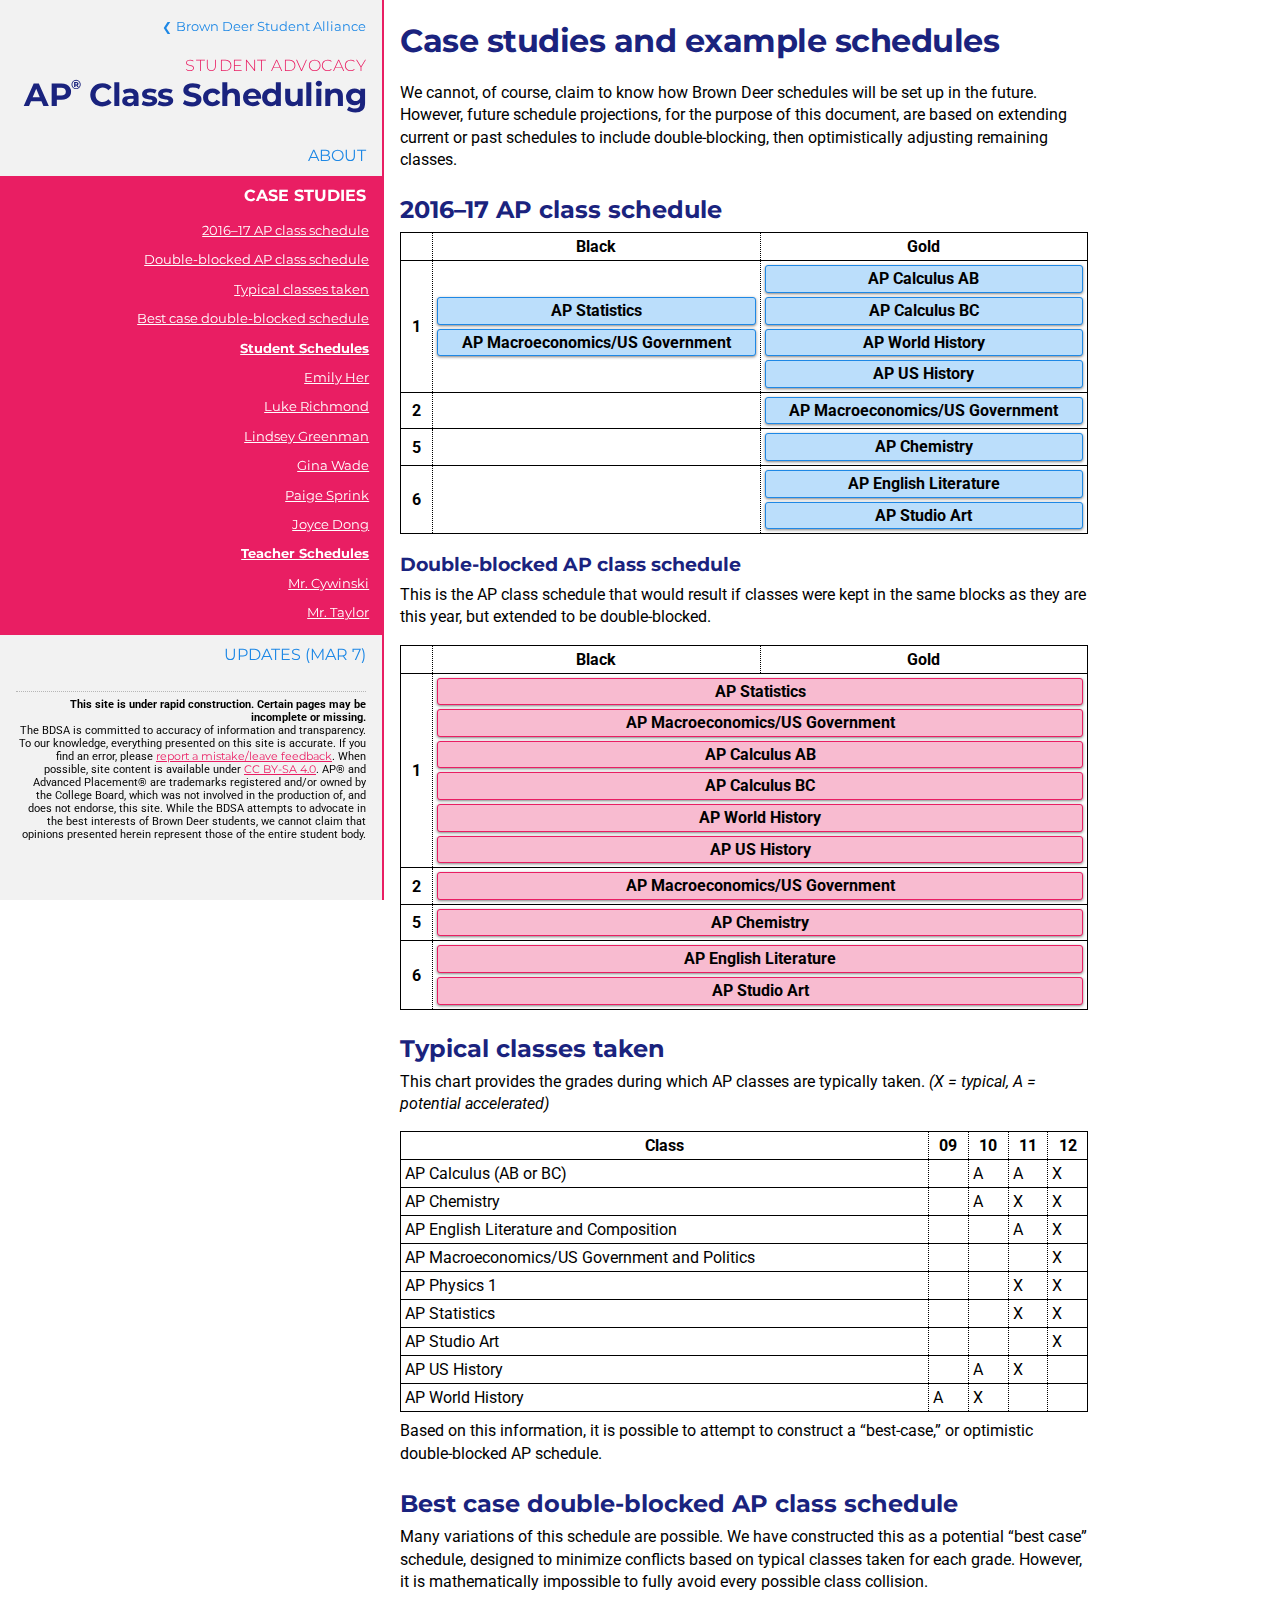
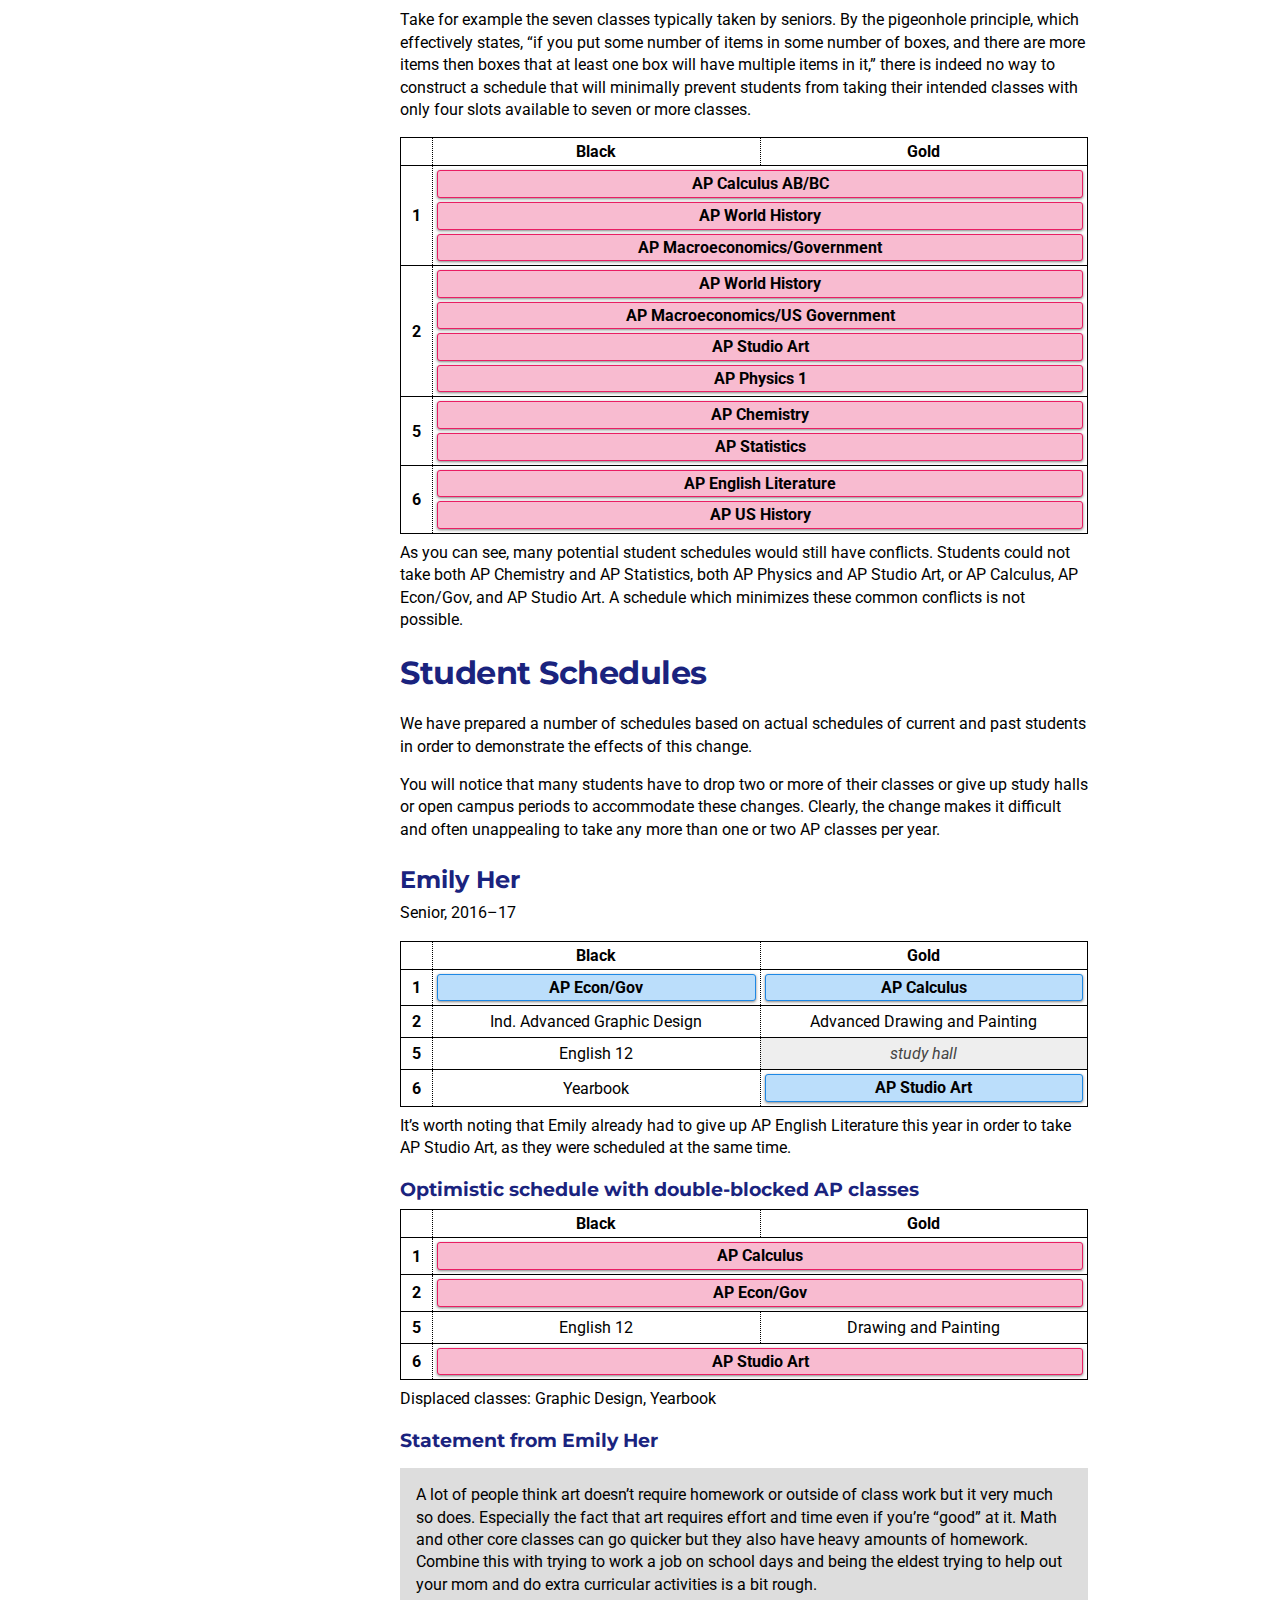
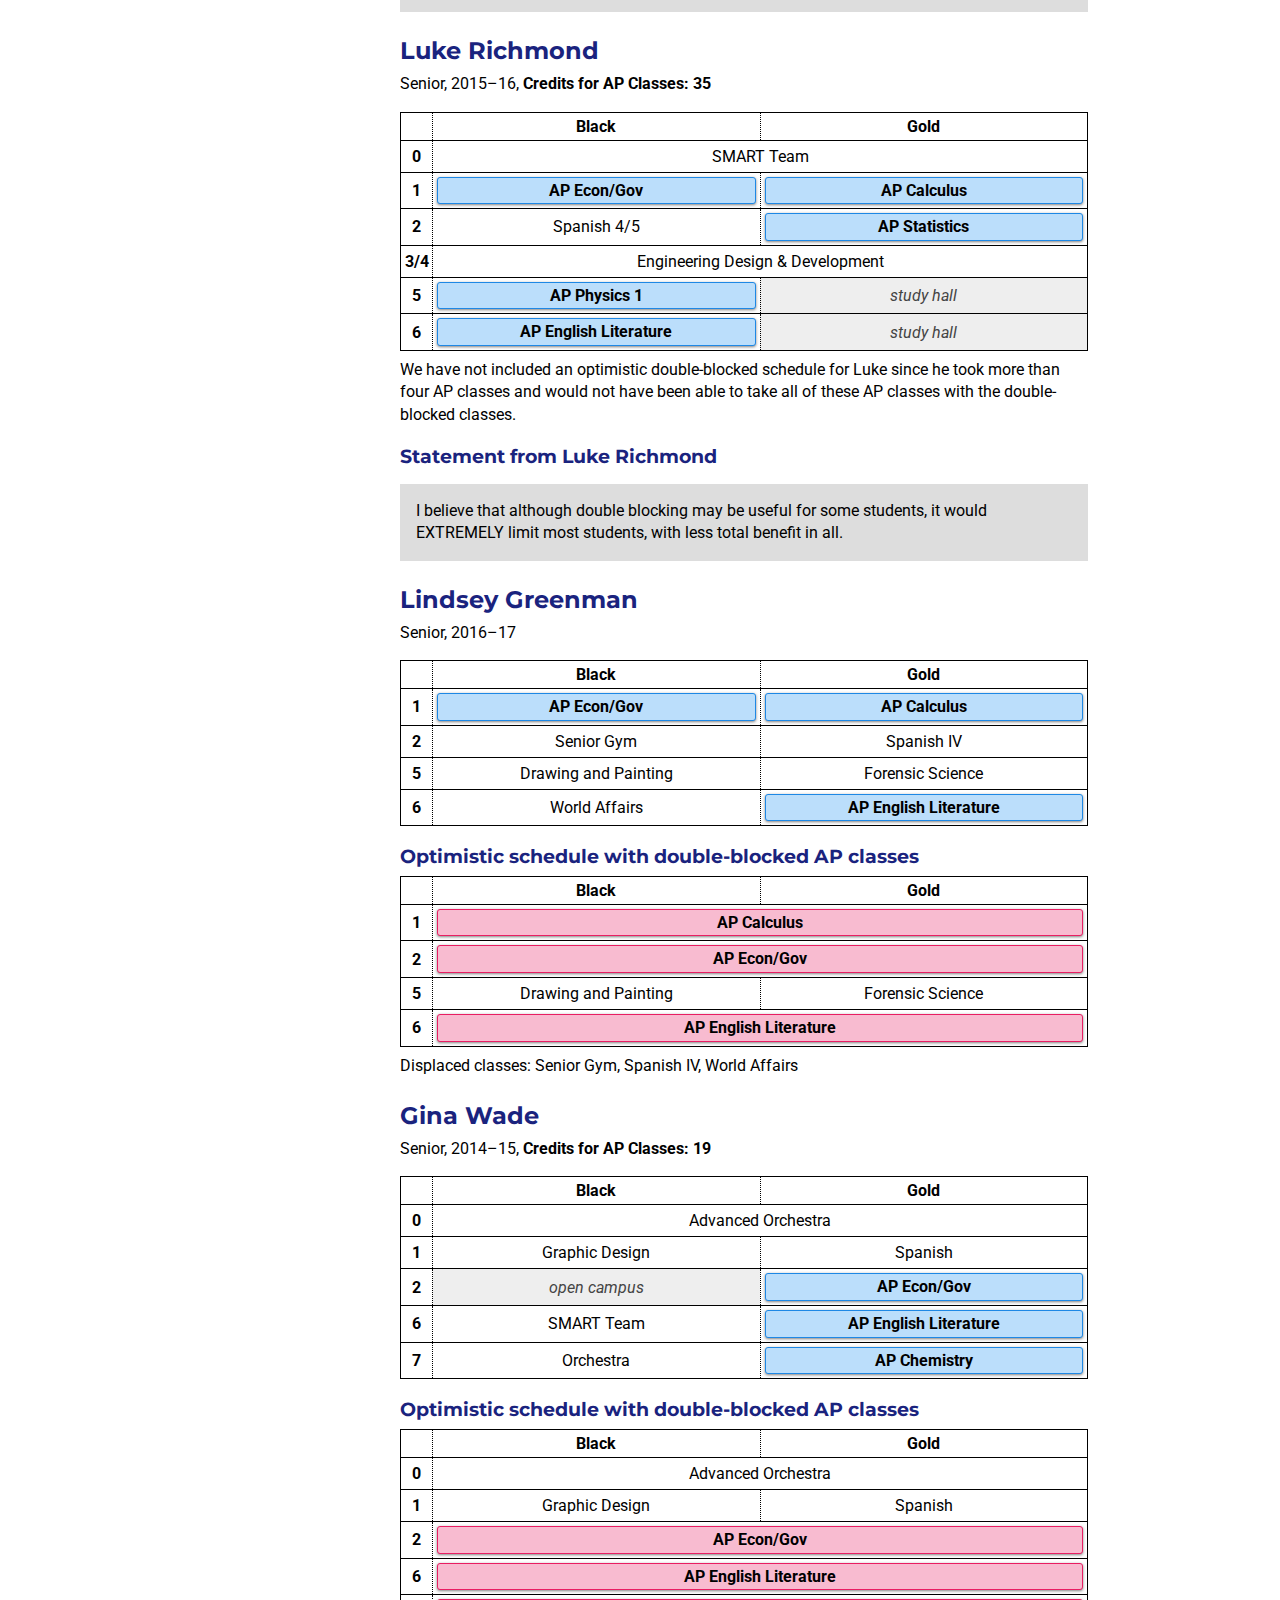
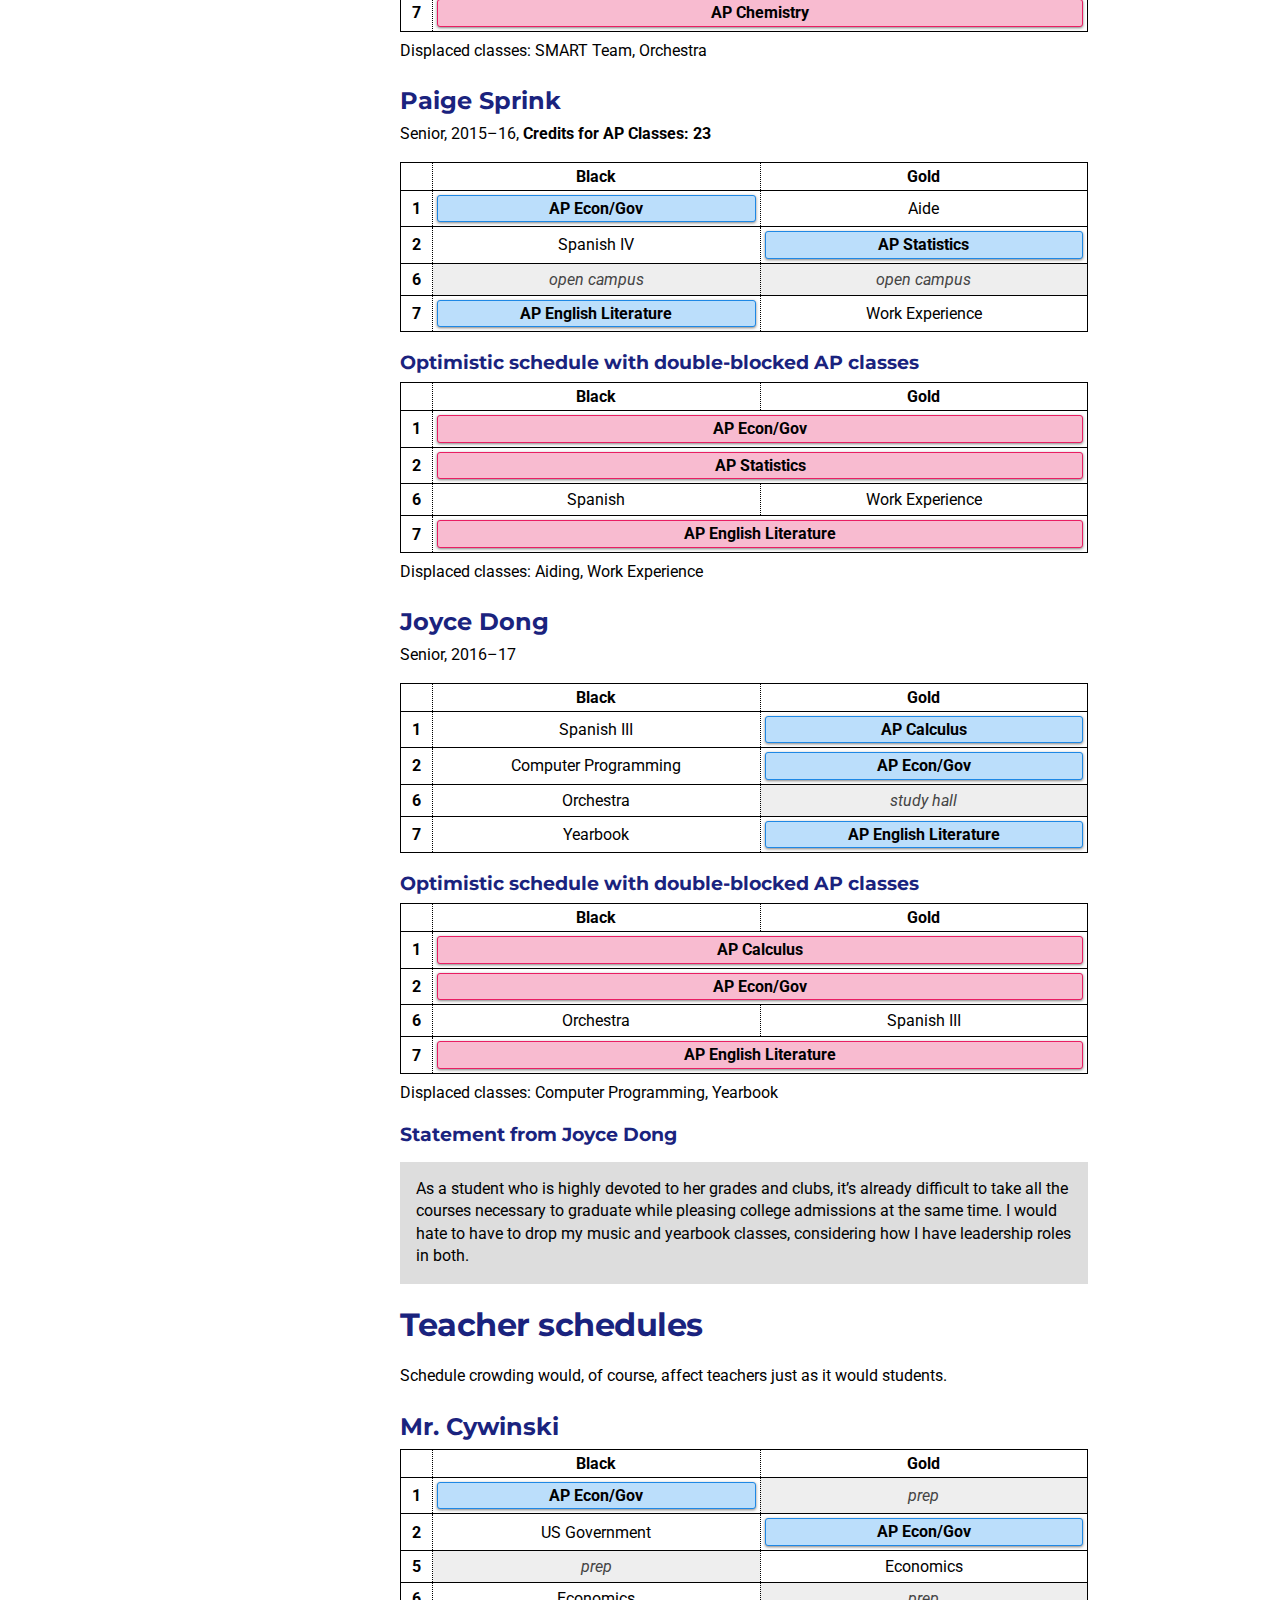
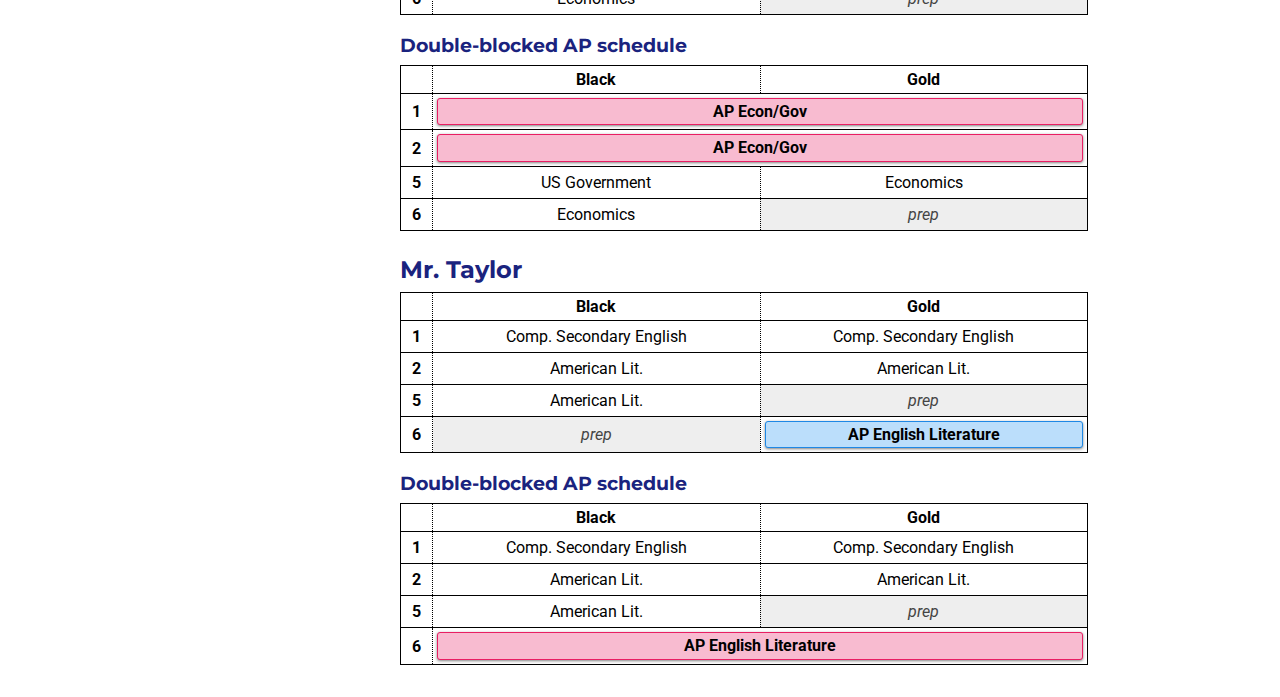
<file: ap/examples.html>
<!DOCTYPE html>
<html lang="en">
<head>
  <meta charset="UTF-8">
  <title>Case Studies | Double-blocked AP | BDSA</title>
  <meta name="og:url" content="http://bdstudentalliance.org/ap/examples.html">
  <meta name="og:type" content="website">
  <meta name="og:title" content="Case Studies | Double-blocked AP">
  <meta name="og:description" content="School administrators want to change the way Advanced Placement classes are scheduled at Brown Deer High School. We believe this change will hurt students and teachers, make scheduling more difficult, and cause programs such as theater, music, fine arts, engineering, and AP itself to suffer.">
  <link href="https://fonts.googleapis.com/css?family=Montserrat:300,400,400i,700|Roboto:400,400i,700,700i" rel="stylesheet">
  <meta name="viewport" content="width=device-width, initial-scale=1">
  <link rel="stylesheet" href="main.css">
</head>
<body>

<div id="sectionLeft">
  <div class="return"><a href="/">Brown Deer Student Alliance</a></div>
  <h1><span>Student Advocacy</span> AP<sup>&reg;</sup> Class Scheduling</h1>
  <nav>
    <ul>
      <a href="/ap/"><li>About</li></a>
      <a class="active"><li>Case Studies</li></a>
      <div class="sub">
        <a href="#apschedule">2016–17 AP class schedule</a>
        <a href="#dbschedule">Double-blocked AP class schedule</a>
        <a href="#classes">Typical classes taken</a>
        <a href="#bestcase">Best case double-blocked schedule</a>
        <a href="#students"><strong>Student Schedules</strong></a>
        <a href="#eher">Emily Her</a>
        <a href="#lrichmond">Luke Richmond</a>
        <a href="#lgreenman">Lindsey Greenman</a>
        <a href="#gwade">Gina Wade</a>
        <a href="#psprink">Paige Sprink</a>
        <a href="#jdong">Joyce Dong</a>
        <a href="#teachers"><strong>Teacher Schedules</strong></a>
        <a href="#mcywinski">Mr. Cywinski</a>
        <a href="#jtaylor">Mr. Taylor</a>
      </div>
      <!-- <a href="/ap/solution.html"><li>Our Solution</li></a> -->
      <a href="/ap/updates-03-07.html"><li>Updates (Mar 7)</li></a>
    </ul>
  </nav>

  <p class="small"><strong>This site is under rapid construction. Certain pages may be incomplete or missing.</strong><br>
  The BDSA is committed to accuracy of information and transparency. To our knowledge, everything presented on this site is accurate. If you find an error, please <a class="highlight inline" href="mailto:bdstudentalliance@gmail.com">report a mistake/leave feedback</a>. When possible, site content is available under <a rel="license" href="http://creativecommons.org/licenses/by-sa/4.0/" class="highlight inline">CC BY-SA 4.0</a>. AP® and Advanced Placement® are trademarks registered and/or owned by the College Board, which was not involved in the production of, and does not endorse, this site. While the BDSA attempts to advocate in the best interests of Brown Deer students, we cannot claim that opinions presented herein represent those of the entire student body.</p>
</div>

<div id="container">
  <h1>Case studies and example schedules</h1>
  <p>We cannot, of course, claim to know how Brown Deer schedules will be set up in the future. However, future schedule projections, for the purpose of this document, are based on extending current or past schedules to include double-blocking, then optimistically adjusting remaining classes.</p>

  <a id="apschedule"><h2>2016–17 AP class schedule</h2></a>
  <table class="schedule">
    <thead><tr><td></td><th>Black</th><th>Gold</th></tr></thead>
    <tbody>
      <tr><th>1</th>
        <td class="-ap">
          <div>AP Statistics</div>
          <div>AP Macroeconomics/US Government</div>
        </td>
        <td class="-ap">
          <div>AP Calculus AB</div>
          <div>AP Calculus BC</div>
          <div>AP World History</div>
          <div>AP US History</div>
        </td>
      </tr>
      <tr><th>2</th>
        <td></td>
        <td class="-ap"><div>AP Macroeconomics/US Government</div></td>
      </tr>
      <tr><th>5</th>
        <td></td>
        <td class="-ap"><div>AP Chemistry</div></td>
      </tr>
      <tr><th>6</th>
        <td></td>
        <td class="-ap">
          <div>AP English Literature</div>
          <div>AP Studio Art</div>
        </td>
      </tr>
    </tbody>
  </table>

  <a id="dbschedule"><h3>Double-blocked AP class schedule</h3></a>
  <p>This is the AP class schedule that would result if classes were kept in the same blocks as they are this year, but extended to be double-blocked.</p>
  <table class="schedule">
    <thead><tr><td></td><th>Black</th><th>Gold</th></tr></thead>
    <tbody>
      <tr><th>1</th>
        <td class="-ap -is-double-blocked" colspan="2">
          <div>AP Statistics</div>
          <div>AP Macroeconomics/US Government</div>
          <div>AP Calculus AB</div>
          <div>AP Calculus BC</div>
          <div>AP World History</div>
          <div>AP US History</div>
        </td>
      </tr>
      <tr><th>2</th>
        <td class="-ap -is-double-blocked" colspan="2"><div>AP Macroeconomics/US Government</div></td>
      </tr>
      <tr><th>5</th>
        <td class="-ap -is-double-blocked" colspan="2"><div>AP Chemistry</div></td>
      </tr>
      <tr><th>6</th>
        <td class="-ap -is-double-blocked" colspan="2">
          <div>AP English Literature</div>
          <div>AP Studio Art</div>
        </td>
      </tr>
    </tbody>
  </table>

  <a id="classes"><h2>Typical classes taken</h2></a>
  <p>This chart provides the grades during which AP classes are typically taken. <em>(X = typical, A = potential accelerated)</em></p>
  <table>
  <thead>
    <tr><th>Class</th><th>09</th><th>10</th><th>11</th><th>12</th></tr>
  </thead>
  <tbody>
    <tr><td>AP Calculus (AB or BC)</td><td></td><td>A</td><td>A</td><td>X</td></tr>
    <tr><td>AP Chemistry</td><td></td><td>A</td><td>X</td><td>X</td></tr>
    <tr><td>AP English Literature and Composition</td><td></td><td></td><td>A</td><td>X</td></tr>
    <tr><td>AP Macroeconomics/US Government and Politics</td><td></td><td></td><td></td><td>X</td></tr>
    <tr><td>AP Physics 1</td><td></td><td></td><td>X</td><td>X</td></tr>
    <tr><td>AP Statistics</td><td></td><td></td><td>X</td><td>X</td></tr>
    <tr><td>AP Studio Art</td><td></td><td></td><td></td><td>X</td></tr>
    <tr><td>AP US History</td><td></td><td>A</td><td>X</td><td></td></tr>
    <tr><td>AP World History</td><td>A</td><td>X</td><td></td><td></td></tr>
  </tbody>
  </table>
  <p>Based on this information, it is possible to attempt to construct a “best-case,” or optimistic double-blocked AP schedule.</p>

  <a id="bestcase"><h2>Best case double-blocked AP class schedule</h2></a>
  <p>Many variations of this schedule are possible. We have constructed this as a potential “best case” schedule, designed to minimize conflicts based on typical classes taken for each grade. However, it is mathematically impossible to fully avoid every possible class collision.</p>
  <p>Take for example the seven classes typically taken by seniors. By the pigeonhole principle, which effectively states, “if you put some number of items in some number of boxes, and there are more items then boxes that at least one box will have multiple items in it,” there is indeed no way to construct a schedule that will minimally prevent students from taking their intended classes with only four slots available to seven or more classes.</p>
  <table class="schedule">
    <thead><tr><td></td><th>Black</th><th>Gold</th></tr></thead>
    <tbody>
      <tr><th>1</th>
        <td class="-ap -is-double-blocked" colspan="2">
          <div>AP Calculus AB/BC</div>
          <div>AP World History</div>
          <div>AP Macroeconomics/Government</div>
        </td>
      </tr>
      <tr><th>2</th>
        <td class="-ap -is-double-blocked" colspan="2">
          <div>AP World History</div>
          <div>AP Macroeconomics/US Government</div>
          <div>AP Studio Art</div>
          <div>AP Physics 1</div>
        </td>
      </tr>
      <tr><th>5</th>
        <td class="-ap -is-double-blocked" colspan="2">
          <div>AP Chemistry</div>
          <div>AP Statistics</div>
        </td>
      </tr>
      <tr><th>6</th>
        <td class="-ap -is-double-blocked" colspan="2">
          <div>AP English Literature</div>
          <div>AP US History</div>
        </td>
      </tr>
    </tbody>
  </table>
  <p>As you can see, many potential student schedules would still have conflicts. Students could not take both AP Chemistry and AP Statistics, both AP Physics and AP Studio Art, or AP Calculus, AP Econ/Gov, and AP Studio Art. A schedule which minimizes these common conflicts is not possible.</p>

  <a id="students"><h1>Student Schedules</h1></a>
  <p>We have prepared a number of schedules based on actual schedules of current and past students in order to demonstrate the effects of this change.</p>
  <p>You will notice that many students have to drop two or more of their classes or give up study halls or open campus periods to accommodate these changes. Clearly, the change makes it difficult and often unappealing to take any more than one or two AP classes per year.</p>

  <a id="eher"><h2>Emily Her</h2></a>
  <p>Senior, 2016–17</p>
  <table class="schedule">
    <thead><tr><td></td><th>Black</th><th>Gold</th></tr></thead>
    <tbody>
      <tr><th>1</th>
        <td class="-ap"><div>AP Econ/Gov</div></td>
        <td class="-ap"><div>AP Calculus</div></td>
      </tr>
      <tr><th>2</th>
        <td>Ind. Advanced Graphic Design</td>
        <td>Advanced Drawing and Painting</td>
      </tr>
      <tr><th>5</th>
        <td>English 12</td>
        <td class="-prep">study hall</td>
      </tr>
      <tr><th>6</th>
        <td>Yearbook</td>
        <td class="-ap"><div>AP Studio Art</div></td>
      </tr>
    </tbody>
  </table>
  <p>It’s worth noting that Emily already had to give up AP English Literature this year in order to take AP Studio Art, as they were scheduled at the same time.</p>

  <h3>Optimistic schedule with double-blocked AP classes</h3>
  <table class="schedule">
    <thead><tr><td></td><th>Black</th><th>Gold</th></tr></thead>
    <tbody>
      <tr><th>1</th>
        <td class="-ap -is-double-blocked" colspan="2"><div>AP Calculus</div></td>
      </tr>
      <tr><th>2</th>
        <td class="-ap -is-double-blocked" colspan="2"><div>AP Econ/Gov</div></td>
      </tr>
      <tr><th>5</th>
        <td>English 12</td>
        <td>Drawing and Painting</td>
      </tr>
      <tr><th>6</th>
        <td class="-ap -is-double-blocked" colspan="2"><div>AP Studio Art</div></td>
      </tr>
    </tbody>
  </table>
  <p>Displaced classes: Graphic Design, Yearbook</p>

  <h3>Statement from Emily Her</h3>
  <blockquote>A lot of people think art doesn’t require homework or outside of class work but it very much so does. Especially the fact that art requires effort and time even if you’re “good” at it. Math and other core classes can go quicker but they also have heavy amounts of homework. Combine this with trying to work a job on school days and being the eldest trying to help out your mom and do extra curricular activities is a bit rough.</blockquote>

  <a id="lrichmond"><h2>Luke Richmond</h2></a>
  <p>Senior, 2015–16, <strong>Credits for AP Classes: 35</strong></p>
  <table class="schedule">
    <thead><tr><td></td><th>Black</th><th>Gold</th></tr></thead>
    <tbody>
      <tr><th>0</th>
        <td colspan="2">SMART Team</td>
      </tr>
      <tr><th>1</th>
        <td class="-ap"><div>AP Econ/Gov</div></td>
        <td class="-ap"><div>AP Calculus</div></td>
      </tr>
      <tr><th>2</th>
        <td>Spanish 4/5</td>
        <td class="-ap"><div>AP Statistics</div></td>
      </tr>
      <tr><th>3/4</th>
        <td colspan="2">Engineering Design &amp; Development</td>
      </tr>
      <tr><th>5</th>
        <td class="-ap"><div>AP Physics 1</div></td>
        <td class="-prep">study hall</td>
      </tr>
      <tr><th>6</th>
        <td class="-ap"><div>AP English Literature</div></td>
        <td class="-prep">study hall</td>
      </tr>
    </tbody>
  </table>
  <p>We have not included an optimistic double-blocked schedule for Luke since he took more than four AP classes and would not have been able to take all of these AP classes with the double-blocked classes.</p>

  <h3>Statement from Luke Richmond</h3>
  <blockquote>I believe that although double blocking may be useful for some students, it would EXTREMELY limit most students, with less total benefit in all.</blockquote>

  <a id="lgreenman"><h2>Lindsey Greenman</h2></a>
  <p>Senior, 2016–17</p>
  <table class="schedule">
    <thead><tr><td></td><th>Black</th><th>Gold</th></tr></thead>
    <tbody>
      <tr><th>1</th>
        <td class="-ap"><div>AP Econ/Gov</div></td>
        <td class="-ap"><div>AP Calculus</div></td>
      </tr>
      <tr><th>2</th>
        <td>Senior Gym</td>
        <td>Spanish IV</td>
      </tr>
      <tr><th>5</th>
        <td>Drawing and Painting</td>
        <td>Forensic Science</td>
      </tr>
      <tr><th>6</th>
        <td>World Affairs</td>
        <td class="-ap"><div>AP English Literature</div></td>
      </tr>
    </tbody>
  </table>

  <h3>Optimistic schedule with double-blocked AP classes</h3>
  <table class="schedule">
    <thead><tr><td></td><th>Black</th><th>Gold</th></tr></thead>
    <tbody>
      <tr><th>1</th>
        <td class="-ap -is-double-blocked" colspan="2"><div>AP Calculus</div></td>
      </tr>
      <tr><th>2</th>
        <td class="-ap -is-double-blocked" colspan="2"><div>AP Econ/Gov</div></td>
      </tr>
      <tr><th>5</th>
        <td>Drawing and Painting</td>
        <td>Forensic Science</td>
      </tr>
      <tr><th>6</th>
        <td class="-ap -is-double-blocked" colspan="2"><div>AP English Literature</div></td>
      </tr>
    </tbody>
  </table>
  <p>Displaced classes: Senior Gym, Spanish IV, World Affairs</p>

  <a id="gwade"><h2>Gina Wade</h2></a>
  <p>Senior, 2014–15, <strong>Credits for AP Classes: 19</strong></p>
  <table class="schedule">
    <thead><tr><td></td><th>Black</th><th>Gold</th></tr></thead>
    <tbody>
      <tr><th>0</th>
        <td colspan="2">Advanced Orchestra</td>
      </tr>
      <tr><th>1</th>
        <td>Graphic Design</td>
        <td>Spanish</td>
      </tr>
      <tr><th>2</th>
        <td class="-prep">open campus</td>
        <td class="-ap"><div>AP Econ/Gov</div></td>
      </tr>
      <tr><th>6</th>
        <td>SMART Team</td>
        <td class="-ap"><div>AP English Literature</div></td>
      </tr>
      <tr><th>7</th>
        <td>Orchestra</td>
        <td class="-ap"><div>AP Chemistry</div></td>
      </tr>
    </tbody>
  </table>

  <h3>Optimistic schedule with double-blocked AP classes</h3>
  <table class="schedule">
    <thead><tr><td></td><th>Black</th><th>Gold</th></tr></thead>
    <tbody>
      <tr><th>0</th>
        <td colspan="2">Advanced Orchestra</td>
      </tr>
      <tr><th>1</th>
        <td>Graphic Design</td>
        <td>Spanish</td>
      </tr>
      <tr><th>2</th>
        <td class="-ap -is-double-blocked" colspan="2"><div>AP Econ/Gov</div></td>
      </tr>
      <tr><th>6</th>
        <td class="-ap -is-double-blocked" colspan="2"><div>AP English Literature</div></td>
      </tr>
      <tr><th>7</th>
        <td class="-ap -is-double-blocked" colspan="2"><div>AP Chemistry</div></td>
      </tr>
    </tbody>
  </table>
  <p>Displaced classes: SMART Team, Orchestra</p>

  <a id="psprink"><h2>Paige Sprink</h2></a>
  <p>Senior, 2015–16, <strong>Credits for AP Classes: 23</strong></p>
  <table class="schedule">
    <thead><tr><td></td><th>Black</th><th>Gold</th></tr></thead>
    <tbody>
      <tr><th>1</th>
        <td class="-ap"><div>AP Econ/Gov</div></td>
        <td>Aide</td>
      </tr>
      <tr><th>2</th>
        <td>Spanish IV</td>
        <td class="-ap"><div>AP Statistics</div></td>
      </tr>
      <tr><th>6</th>
        <td class="-prep">open campus</td>
        <td class="-prep">open campus</td>
      </tr>
      <tr><th>7</th>
        <td class="-ap"><div>AP English Literature</div></td>
        <td>Work Experience</td>
      </tr>
    </tbody>
  </table>

  <h3>Optimistic schedule with double-blocked AP classes</h3>
  <table class="schedule">
    <thead><tr><td></td><th>Black</th><th>Gold</th></tr></thead>
    <tbody>
      <tr><th>1</th>
        <td class="-ap -is-double-blocked" colspan="2"><div>AP Econ/Gov</div></td>
      </tr>
      <tr><th>2</th>
        <td class="-ap -is-double-blocked" colspan="2"><div>AP Statistics</div></td>
      </tr>
      <tr><th>6</th>
        <td>Spanish</td>
        <td>Work Experience</td>
      </tr>
      <tr><th>7</th>
        <td class="-ap -is-double-blocked" colspan="2"><div>AP English Literature</div></td>
      </tr>
    </tbody>
  </table>
  <p>Displaced classes: Aiding, Work Experience</p>

  <a id="jdong"><h2>Joyce Dong</h2></a>
  <p>Senior, 2016–17</p>
  <table class="schedule">
    <thead><tr><td></td><th>Black</th><th>Gold</th></tr></thead>
    <tbody>
      <tr><th>1</th>
        <td>Spanish III</td>
        <td class="-ap"><div>AP Calculus</div></td>
      </tr>
      <tr><th>2</th>
        <td>Computer Programming</td>
        <td class="-ap"><div>AP Econ/Gov</div></td>
      </tr>
      <tr><th>6</th>
        <td>Orchestra</td>
        <td class="-prep">study hall</td>
      </tr>
      <tr><th>7</th>
        <td>Yearbook</td>
        <td class="-ap"><div>AP English Literature</div></td>
      </tr>
    </tbody>
  </table>

  <h3>Optimistic schedule with double-blocked AP classes</h3>
  <table class="schedule">
    <thead><tr><td></td><th>Black</th><th>Gold</th></tr></thead>
    <tbody>
      <tr><th>1</th>
        <td class="-ap -is-double-blocked" colspan="2"><div>AP Calculus</div></td>
      </tr>
      <tr><th>2</th>
        <td class="-ap -is-double-blocked" colspan="2"><div>AP Econ/Gov</div></td>
      </tr>
      <tr><th>6</th>
        <td>Orchestra</td>
        <td>Spanish III</td>
      </tr>
      <tr><th>7</th>
        <td class="-ap -is-double-blocked" colspan="2"><div>AP English Literature</div></td>
      </tr>
    </tbody>
  </table>
  <p>Displaced classes: Computer Programming, Yearbook</p>

  <h3>Statement from Joyce Dong</h3>
  <blockquote>As a student who is highly devoted to her grades and clubs, it’s already difficult to take all the courses necessary to graduate while pleasing college admissions at the same time. I would hate to have to drop my music and yearbook classes, considering how I have leadership roles in both.</blockquote>

  <a id="teachers"><h1>Teacher schedules</h1></a>
  <p>Schedule crowding would, of course, affect teachers just as it would students.</p>
  <a id="mcywinski"><h2>Mr. Cywinski</h2></a>
  <table class="schedule">
    <thead><tr><td></td><th>Black</th><th>Gold</th></tr></thead>
    <tbody>
      <tr><th>1</th><td class="-ap"><div>AP Econ/Gov</div></td><td class="-prep">prep</td></tr>
      <tr><th>2</th><td>US Government</td><td class="-ap"><div>AP Econ/Gov</div></td></tr>
      <tr><th>5</th><td class="-prep">prep</td><td>Economics</td></tr>
      <tr><th>6</th><td>Economics</td><td class="-prep">prep</td></tr>
    </tbody>
  </table>
  <h3>Double-blocked AP schedule</h3>
  <table class="schedule">
    <thead><tr><td></td><th>Black</th><th>Gold</th></tr></thead>
    <tbody>
      <tr><th>1</th><td class="-ap -is-double-blocked" colspan="2"><div>AP Econ/Gov</div></td></tr>
      <tr><th>2</th><td class="-ap -is-double-blocked" colspan="2"><div>AP Econ/Gov</div></td></tr>
      <tr><th>5</th><td>US Government</td><td>Economics</td></tr>
      <tr><th>6</th><td>Economics</td><td class="-prep">prep</td></tr>
    </tbody>
  </table>

  <a id="jtaylor"><h2>Mr. Taylor</h2></a>
  <table class="schedule">
    <thead><tr><td></td><th>Black</th><th>Gold</th></tr></thead>
    <tbody>
      <tr><th>1</th><td>Comp. Secondary English</td><td>Comp. Secondary English</td></tr>
      <tr><th>2</th><td>American Lit.</td><td>American Lit.</td></tr>
      <tr><th>5</th><td>American Lit.</td><td class="-prep">prep</td></tr>
      <tr><th>6</th><td class="-prep">prep</td><td class="-ap"><div>AP English Literature</div></td></tr>
    </tbody>
  </table>
  <h3>Double-blocked AP schedule</h3>
  <table class="schedule">
    <thead><tr><td></td><th>Black</th><th>Gold</th></tr></thead>
    <tbody>
      <tr><th>1</th><td>Comp. Secondary English</td><td>Comp. Secondary English</td></tr>
      <tr><th>2</th><td>American Lit.</td><td>American Lit.</td></tr>
      <tr><th>5</th><td>American Lit.</td><td class="-prep">prep</td></tr>
      <tr><th>6</th><td class="-ap -is-double-blocked" colspan="2"><div>AP English Literature</div></td></tr>
    </tbody>
  </table>
</div>

<script>window.source=function(l){window.open(l,0,"toolbar=no,height=400,width=800")};
(function(i,s,o,g,r,a,m){i['GoogleAnalyticsObject']=r;i[r]=i[r]||function(){
(i[r].q=i[r].q||[]).push(arguments)},i[r].l=1*new Date();a=s.createElement(o),
m=s.getElementsByTagName(o)[0];a.async=1;a.src=g;m.parentNode.insertBefore(a,m)
})(window,document,'script','https://www.google-analytics.com/analytics.js','ga');
ga('create', 'UA-92804118-1', 'auto');
ga('send', 'pageview');</script>
</body>
</html>
</file>
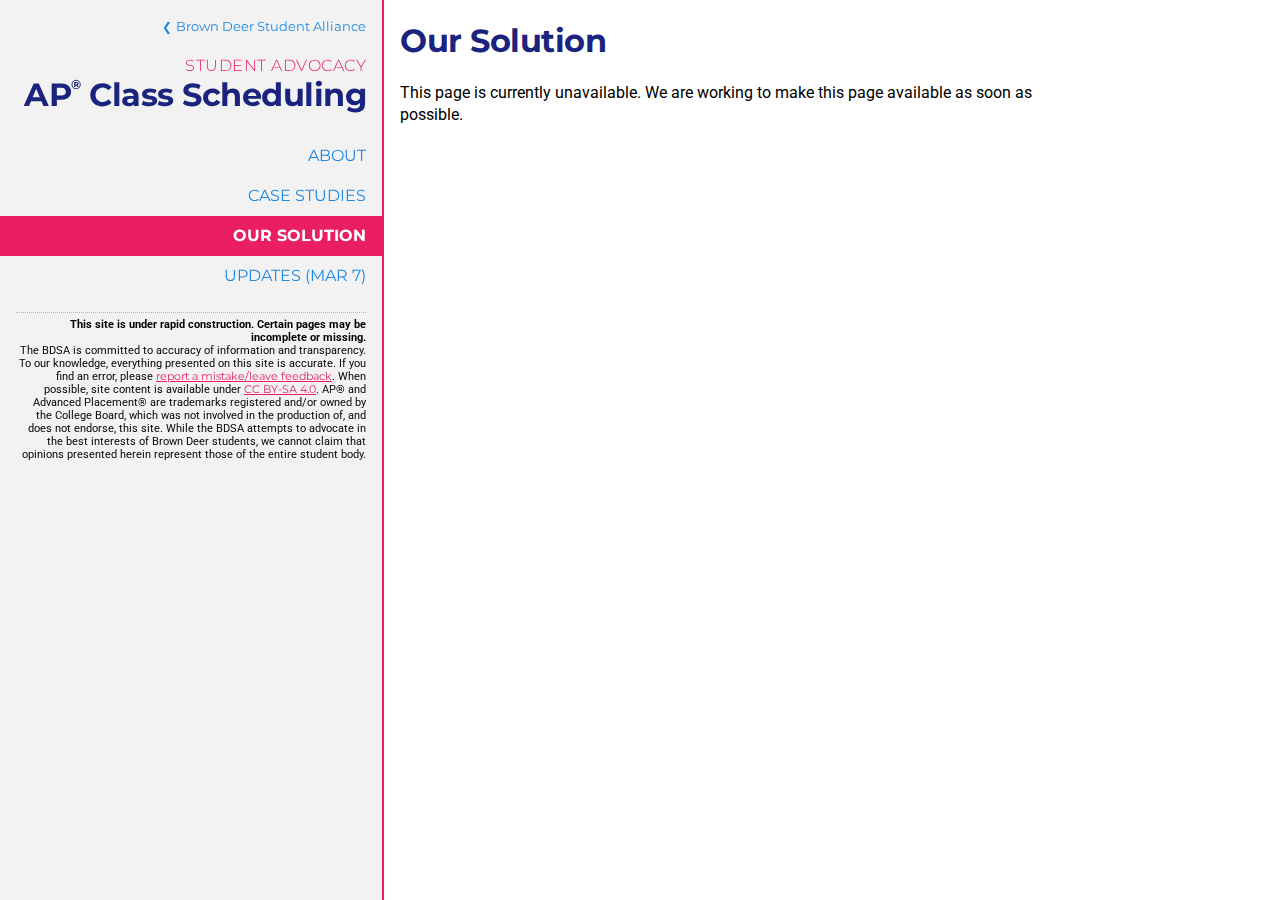
<file: ap/solution.html>
<!DOCTYPE html>
<html lang="en">
<head>
  <meta charset="UTF-8">
  <title>Our Solution | Double-blocked AP | BDSA</title>
  <meta name="og:url" content="http://bdstudentalliance.org/ap/solution.html">
  <meta name="og:type" content="website">
  <meta name="og:title" content="Our Solution | Double-blocked AP">
  <meta name="og:description" content="School administrators want to change the way Advanced Placement classes are scheduled at Brown Deer High School. We believe this change will hurt students and teachers, make scheduling more difficult, and cause programs such as theater, music, fine arts, engineering, and AP itself to suffer.">
  <link href="https://fonts.googleapis.com/css?family=Montserrat:300,400,400i,700|Roboto:400,400i,700,700i" rel="stylesheet">
  <meta name="viewport" content="width=device-width, initial-scale=1">
  <link rel="stylesheet" href="main.css">
</head>
<body>

<div id="sectionLeft">
  <div class="return"><a href="/">Brown Deer Student Alliance</a></div>
  <h1><span>Student Advocacy</span> AP<sup>&reg;</sup> Class Scheduling</h1>
  <nav>
    <ul>
      <a href="/ap/"><li>About</li></a>
      <a href="/ap/examples.html"><li>Case Studies</li></a>
      <a class="active"><li>Our Solution</li></a>
      <!-- <div class="sub">
      </div> -->
      <a href="/ap/updates-03-07.html"><li>Updates (Mar 7)</li></a>
    </ul>
  </nav>

  <p class="small"><strong>This site is under rapid construction. Certain pages may be incomplete or missing.</strong><br>
  The BDSA is committed to accuracy of information and transparency. To our knowledge, everything presented on this site is accurate. If you find an error, please <a class="highlight inline" href="mailto:bdstudentalliance@gmail.com">report a mistake/leave feedback</a>. When possible, site content is available under <a rel="license" href="http://creativecommons.org/licenses/by-sa/4.0/" class="highlight inline">CC BY-SA 4.0</a>. AP® and Advanced Placement® are trademarks registered and/or owned by the College Board, which was not involved in the production of, and does not endorse, this site. While the BDSA attempts to advocate in the best interests of Brown Deer students, we cannot claim that opinions presented herein represent those of the entire student body.</p>
</div>

<div id="container">
  <h1>Our Solution</h1>
  <p>This page is currently unavailable. We are working to make this page available as soon as possible.</p>
</div>

<script>window.source=function(l){window.open(l,0,"toolbar=no,height=400,width=800")};
(function(i,s,o,g,r,a,m){i['GoogleAnalyticsObject']=r;i[r]=i[r]||function(){
(i[r].q=i[r].q||[]).push(arguments)},i[r].l=1*new Date();a=s.createElement(o),
m=s.getElementsByTagName(o)[0];a.async=1;a.src=g;m.parentNode.insertBefore(a,m)
})(window,document,'script','https://www.google-analytics.com/analytics.js','ga');

ga('create', 'UA-92804118-1', 'auto');
ga('send', 'pageview');</script>
</body>
</html>
</file>
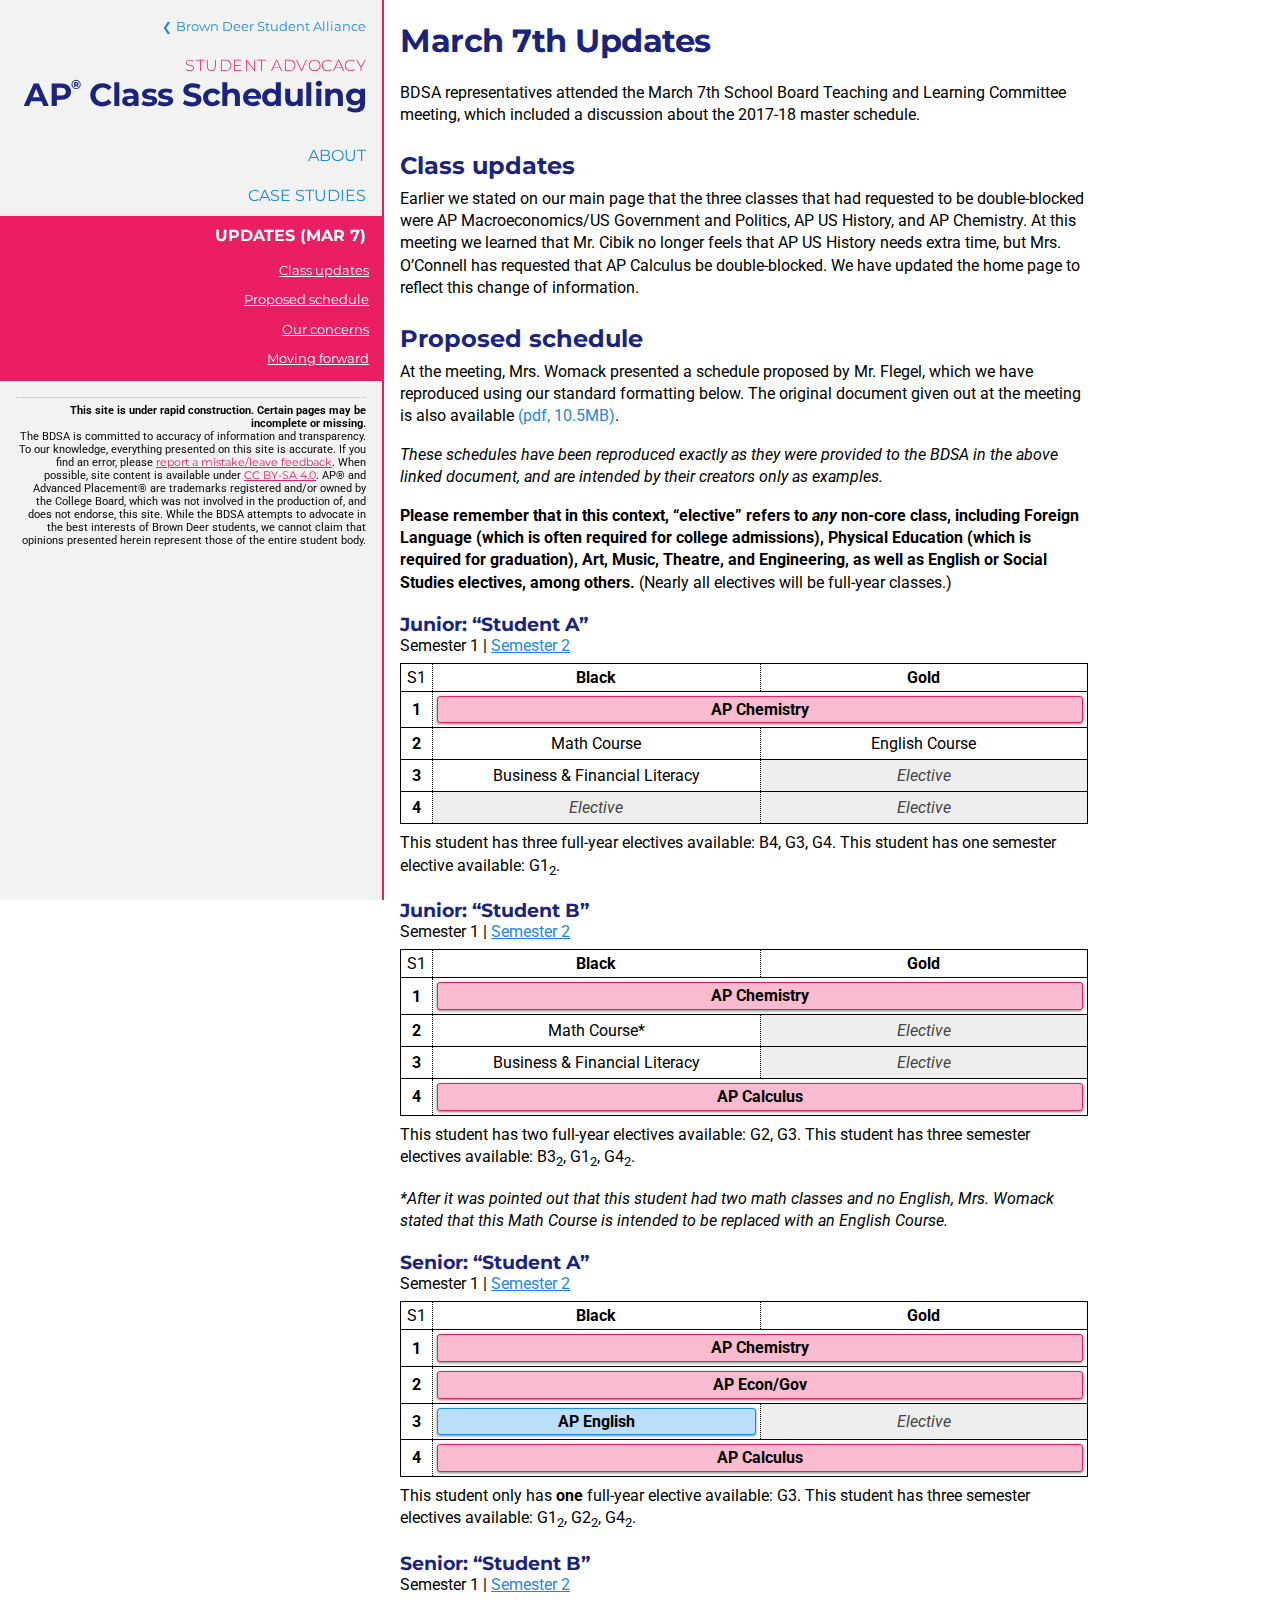
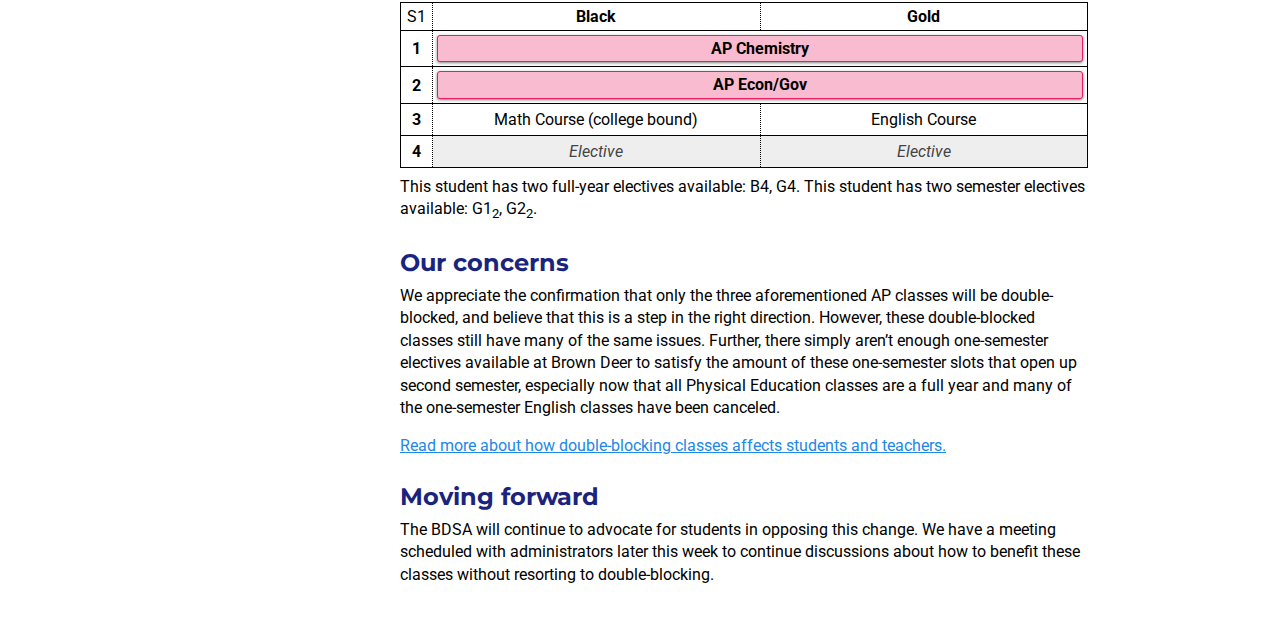
<file: ap/updates-03-07.html>
<!DOCTYPE html>
<html lang="en">
<head>
  <meta charset="UTF-8">
  <title>March 7th Updates | Double-blocked AP | BDSA</title>
  <meta name="og:url" content="http://bdstudentalliance.org/ap/updates-03-07.html">
  <meta name="og:type" content="website">
  <meta name="og:title" content="March 7th Updates | Double-blocked AP">
  <meta name="og:description" content="School administrators want to change the way Advanced Placement classes are scheduled at Brown Deer High School. We believe this change will hurt students and teachers, make scheduling more difficult, and cause programs such as theater, music, fine arts, engineering, and AP itself to suffer.">
  <link href="https://fonts.googleapis.com/css?family=Montserrat:300,400,400i,700|Roboto:400,400i,700,700i" rel="stylesheet">
  <meta name="viewport" content="width=device-width, initial-scale=1">
  <link rel="stylesheet" href="main.css">
</head>
<body class="_semester-1-active">
<div id="sectionLeft">
  <div class="return"><a href="/">Brown Deer Student Alliance</a></div>
  <h1><span>Student Advocacy</span> AP<sup>&reg;</sup> Class Scheduling</h1>
  <nav>
    <ul>
      <a href="/ap/"><li>About</li></a>
      <a href="/ap/examples.html"><li>Case Studies</li></a>
      <!-- <a href="/ap/solution.html"><li>Our Solution</li></a> -->
      <a class="active"><li>Updates (Mar 7)</li></a>
      <div class="sub">
        <a href="#cupdates">Class updates</a>
        <a href="#schedule">Proposed schedule</a>
        <a href="#concerns">Our concerns</a>
        <a href="#future">Moving forward</a>
      </div>
    </ul>
  </nav>

  <p class="small"><strong>This site is under rapid construction. Certain pages may be incomplete or missing.</strong><br>
  The BDSA is committed to accuracy of information and transparency. To our knowledge, everything presented on this site is accurate. If you find an error, please <a class="highlight inline" href="mailto:bdstudentalliance@gmail.com">report a mistake/leave feedback</a>. When possible, site content is available under <a rel="license" href="http://creativecommons.org/licenses/by-sa/4.0/" class="highlight inline">CC BY-SA 4.0</a>. AP® and Advanced Placement® are trademarks registered and/or owned by the College Board, which was not involved in the production of, and does not endorse, this site. While the BDSA attempts to advocate in the best interests of Brown Deer students, we cannot claim that opinions presented herein represent those of the entire student body.</p>
</div>

<div id="container">
  <h1>March 7th Updates</h1>

  <p>BDSA representatives attended the March 7th School Board Teaching and Learning Committee meeting, which included a discussion about the 2017-18 master schedule.</p>

  <a id="cupdates"><h2>Class updates</h2></a>
  <p>Earlier we stated on our main page that the three classes that had requested to be double-blocked were AP Macroeconomics/US Government and Politics, AP US History, and AP Chemistry. At this meeting we learned that Mr. Cibik no longer feels that AP US History needs extra time, but Mrs. O’Connell has requested that AP Calculus be double-blocked. We have updated the home page to reflect this change of information.</p>

  <a id="schedule"><h2>Proposed schedule</h2></a>
  <p>At the meeting, Mrs. Womack presented a schedule proposed by Mr. Flegel, which we have reproduced using our standard formatting below. The original document given out at the meeting is also available <a onclick="source('/ap/source/2017-06-07-jflegel-AP_Offerings.pdf')">(pdf, 10.5MB)</a>.</p>

  <p><em>These schedules have been reproduced exactly as they were provided to the BDSA in the above linked document, and are intended by their creators only as examples.</em></p>
  <p><strong>Please remember that in this context, “elective” refers to <em>any</em> non-core class, including Foreign Language (which is often required for college admissions), Physical Education (which is required for graduation), Art, Music, Theatre, and Engineering, as well as English or Social Studies electives, among others.</strong> (Nearly all electives will be full-year classes.)</p>

  <h3>Junior: “Student A”</h3>
  <div class="controls"><a class="_s1-trigger">Semester 1</a> | <a class="_s2-trigger">Semester 2</a></div>
  <table class="schedule">
    <thead><tr>
      <td><span class="_s1">S1</span><span class="_s2">S2</span></td>
      <th>Black</th><th>Gold</th>
    </tr></thead>
    <tbody>
      <tr><th>1</th>
        <td class="_s1 -ap -is-double-blocked" colspan="2"><div>AP Chemistry</div></td>
        <td class="_s2 -ap"><div>AP Chemistry</div></td>
        <td class="_s2 -prep">Elective</td>
      </tr>
      <tr><th>2</th>
        <td>Math Course</td>
        <td>English Course</td>
      </tr>
      <tr><th>3</th>
        <td class="_s1">Business &amp; Financial Literacy</td>
        <td class="_s2">Social Studies Elective</td>
        <td class="-prep">Elective</td>
      </tr>
      <tr><th>4</th>
        <td class="-prep">Elective</td>
        <td class="-prep">Elective</td>
      </tr>
    </tbody>
  </table>
  <p>This student has three full-year electives available: B4, G3, G4. This student has one semester elective available: G1<sub>2</sub>.</p>

  <h3>Junior: “Student B”</h3>
  <div class="controls"><a class="_s1-trigger">Semester 1</a> | <a class="_s2-trigger">Semester 2</a></div>
  <table class="schedule">
    <thead><tr>
      <td><span class="_s1">S1</span><span class="_s2">S2</span></td>
      <th>Black</th><th>Gold</th>
    </tr></thead>
    <tbody>
      <tr><th>1</th>
        <td class="_s1 -ap -is-double-blocked" colspan="2"><div>AP Chemistry</div></td>
        <td class="_s2 -ap"><div>AP Chemistry</div></td>
        <td class="_s2 -prep">Elective</td>
      </tr>
      <tr><th>2</th>
        <td>Math Course*</td>
        <td class="-prep">Elective</td>
      </tr>
      <tr><th>3</th>
        <td class="_s1">Business &amp; Financial Literacy</td>
        <td class="_s2 -prep">Elective</td>
        <td class="-prep">Elective</td>
      </tr>
      <tr><th>4</th>
        <td class="_s1 -ap -is-double-blocked" colspan="2"><div>AP Calculus</div></td>
        <td class="_s2 -ap"><div>AP Calculus</div></td>
        <td class="_s2 -prep">Elective</td>
      </tr>
    </tbody>
  </table>
  <p>This student has two full-year electives available: G2, G3. This student has three semester electives available: B3<sub>2</sub>, G1<sub>2</sub>, G4<sub>2</sub>.</p>
  <p><em>*After it was pointed out that this student had two math classes and no English, Mrs. Womack stated that this Math Course is intended to be replaced with an English Course.</em></p>

  <h3>Senior: “Student A”</h3>
  <div class="controls"><a class="_s1-trigger">Semester 1</a> | <a class="_s2-trigger">Semester 2</a></div>
  <table class="schedule">
    <thead><tr>
      <td><span class="_s1">S1</span><span class="_s2">S2</span></td>
      <th>Black</th><th>Gold</th>
    </tr></thead>
    <tbody>
      <tr><th>1</th>
        <td class="_s1 -ap -is-double-blocked" colspan="2"><div>AP Chemistry</div></td>
        <td class="_s2 -ap"><div>AP Chemistry</div></td>
        <td class="_s2 -prep">Elective</td>
      </tr>
      <tr><th>2</th>
        <td class="_s1 -ap -is-double-blocked" colspan="2"><div>AP Econ/Gov</div></td>
        <td class="_s2 -ap"><div>AP Econ/Gov</div></td>
        <td class="_s2 -prep">Elective</td>
      </tr>
      <tr><th>3</th>
        <td class="-ap"><div>AP English</div></td>
        <td class="-prep">Elective</td>
      </tr>
      <tr><th>4</th>
        <td class="_s1 -ap -is-double-blocked" colspan="2"><div>AP Calculus</div></td>
        <td class="_s2 -ap"><div>AP Calculus</div></td>
        <td class="_s2 -prep">Elective</td>
      </tr>
    </tbody>
  </table>
  <p>This student only has <strong>one</strong> full-year elective available: G3. This student has three semester electives available: G1<sub>2</sub>, G2<sub>2</sub>, G4<sub>2</sub>.</p>

  <h3>Senior: “Student B”</h3>
  <div class="controls"><a class="_s1-trigger">Semester 1</a> | <a class="_s2-trigger">Semester 2</a></div>
  <table class="schedule">
    <thead><tr>
      <td><span class="_s1">S1</span><span class="_s2">S2</span></td>
      <th>Black</th><th>Gold</th>
    </tr></thead>
    <tbody>
      <tr><th>1</th>
        <td class="_s1 -ap -is-double-blocked" colspan="2"><div>AP Chemistry</div></td>
        <td class="_s2 -ap"><div>AP Chemistry</div></td>
        <td class="_s2 -prep">Elective</td>
      </tr>
      <tr><th>2</th>
        <td class="_s1 -ap -is-double-blocked" colspan="2"><div>AP Econ/Gov</div></td>
        <td class="_s2 -ap"><div>AP Econ/Gov</div></td>
        <td class="_s2 -prep">Elective</td>
      </tr>
      <tr><th>3</th>
        <td>Math Course (college bound)</td>
        <td>English Course</td>
      </tr>
      <tr><th>4</th>
        <td class="-prep">Elective</td>
        <td class="-prep">Elective</td>
      </tr>
    </tbody>
  </table>
  <p>This student has two full-year electives available: B4, G4. This student has two semester electives available: G1<sub>2</sub>, G2<sub>2</sub>.</p>

  <a id="concerns"><h2>Our concerns</h2></a>
  <p>We appreciate the confirmation that only the three aforementioned AP classes will be double-blocked, and believe that this is a step in the right direction. However, these double-blocked classes still have many of the same issues. Further, there simply aren’t enough one-semester electives available at Brown Deer to satisfy the amount of these one-semester slots that open up second semester, especially now that all Physical Education classes are a full year and many of the one-semester English classes have been canceled.</p>
  <p><a href="/ap/">Read more about how double-blocking classes affects students and teachers.</a></p>

  <a id="future"><h2>Moving forward</h2></a>
  <p>The BDSA will continue to advocate for students in opposing this change. We have a meeting scheduled with administrators later this week to continue discussions about how to benefit these classes without resorting to double-blocking.</p>
</div>

<script>
[].forEach.call(document.getElementsByClassName('_s1-trigger'), function($) {
  $.onclick = function() {
    document.body.classList.add('_semester-1-active');
    document.body.classList.remove('_semester-2-active');
  }
});
[].forEach.call(document.getElementsByClassName('_s2-trigger'), function($) {
  $.onclick = function() {
    document.body.classList.add('_semester-2-active');
    document.body.classList.remove('_semester-1-active');
  }
});

window.source=function(l){window.open(l,0,"toolbar=no,height=600,width=800")};
(function(i,s,o,g,r,a,m){i['GoogleAnalyticsObject']=r;i[r]=i[r]||function(){
(i[r].q=i[r].q||[]).push(arguments)},i[r].l=1*new Date();a=s.createElement(o),
m=s.getElementsByTagName(o)[0];a.async=1;a.src=g;m.parentNode.insertBefore(a,m)
})(window,document,'script','https://www.google-analytics.com/analytics.js','ga');
ga('create', 'UA-92804118-1', 'auto');
ga('send', 'pageview');</script>
</body>
</html>
</file>
<file: main.css>
/*
  highlight: #f7c448;
*/

*, *::before, *::after {
    box-sizing: border-box;
}

body {
  background: url(background.png);
  color: white;
  font-family: "Montserrat", sans-serif;
  max-width: 780px;
  padding: 1em;
  margin: 1em auto;
}

h1 {
  font-weight: 400;
  font-size: 2em;
  text-align: center;
}

.mission {
  font-size: 1.2em;
  margin: 1em;
  text-align: center;
}
a {
  text-decoration: none;
  color: #f7c448;
}
a .initiative {
  color: white;
  padding: 2em;
  background: rgba(0,0,0,0.25);
  margin-bottom: 2em;
}
.initiative h2 {
  margin: 0;
  text-transform: uppercase;
  letter-spacing: 1px;
}
.initiative p {
  line-height: 1.5;
}
.button {
  background: #f7c448;
  color: black;
  display: inline-block;
  margin: 0;
  padding: 0.75em;
  font-weight: 700;
}
.button::after {
  content: ' \276F';
  padding-left: 8px;
}
.small {
  text-align: center;
  font-size: 0.8em;
}
</file>
<file: ap/main.css>
/* COLOR GUIDE
 * HIGHLIGHT #E91E63
 * LINK      #1E88E5;
 * TITLE     #1A237E;
 */

/* general styles */
*, *::before, *::after {
    box-sizing: border-box;
}

body {
  background:  white;
  font-family: "Roboto", sans-serif;
  margin: 0;
  color: black;
}
a {
  color:  #1E88E5;
}
a[onclick] {
  cursor: pointer;
}
nav, h1, h2, h3, h4,
.return, .highlight {
  font-family:  "Montserrat", sans-serif;
}
h1, h2, h3, h4 {
  color: #1A237E;
}
h1 {
  letter-spacing: -0.5px;
}
h1 sup {
  font-size: 0.4em;
  line-height: 1.5;
  vertical-align: top;
}
h1 span, .highlight {
  display: block;
  font-size: 0.5em;
  font-weight: 300;
  letter-spacing: 0.5px;
  text-transform: uppercase;
  color: #E91E63;
}
.highlight {
  letter-spacing: 0;
  font-size: 1em;
}
.small {
  font-size: 0.67em;
  font-weight: 400;
}
.highlight.inline {
  font-weight: 400;
  display: inline;
  text-transform: none;
}
h2, h3 {
  margin-top: 1em;
  margin-bottom: 0;
}
a[id] ~ p, h3 ~ p {
  margin-top: 0.5em;
}

/* bdsa link */
.return a {
  text-decoration: none;
  font-size: 0.8em;
}
.return a::before {
  content: '\276E';
  padding-right: 4px;
  font-size: 0.9em;
  display: inline-block;
  transform: translate(0);
  transition: 0.3s ease;
}
.return a:hover::before {
  transform: translate(-2px);
}

/* layout and nav styles */
#sectionLeft {
  position: fixed;
  width: 30%;
  top: 0;
  height: 100%;
  text-align: right;
  background: rgba(0,0,0,0.05);
  margin: 0;
  border: 0 solid #E91E63;
  border-width: 0 2px 0 0;
  padding: 1em;
  overflow: auto;
  cursor: default;
}
#sectionLeft p {
  /* max-width: 270px; */
  float: right;
  padding: 0.5em 0;
  margin-top: 0;
  border-top: 1px dotted rgba(0,0,0,0.25);
}
blockquote {
  background: #ddd;
  margin: 1em 0;
  padding: 1em;
  line-height: 1.4;
}
nav {
  text-transform: uppercase;
  font-weight: 400;
  line-height: 2.5;
  margin: 1em -1em;
  padding: 0;
}
nav a {
  display: block;
  text-decoration: none;
}
nav ul {
  margin: 0;
  padding: 0;
}
nav li {
  list-style: none;
  padding: 0 1em;
}
nav .active {
  background: #E91E63;
  color: white;
  font-weight: 700;
}
.sub a {
  text-transform: none;
  background: #E91E63;
  line-height: 1.5;
  padding: 0.4em 1em;
  color: white;
  text-decoration: underline;
  font-size: 0.8em;
}
.sub a:last-child {
  padding-bottom: 1em;
}

#container {
  padding-left: calc(30% + 1em);
  padding-right: 1em;
  max-width: calc(30% + 720px);
  padding-bottom: 2em;
}
#container > p {
  line-height: 1.4;
}

.update {
  border: 8px solid #E91E63;
  padding: 1em;
}
.update h2 {
  margin-top: 0.25em;
}
.button {
  background: #E91E63;
  color: white;
  display: inline-block;
  margin: 0;
  padding: 0.75em;
  float: left;
  margin-bottom: 1em;
  width: 100%;
  text-align: center;
  font-weight: 700;
  text-transform: uppercase;
}

/* mobile/small screen layout, starting point for print */
@media screen and (max-width: 720px), print {
  #sectionLeft {
    position: static;
    width: 100%;
    text-align: center;
    background: rgba(0,0,0,0.05);
    margin: 0;
    border-width: 0 0 2px 0;
    padding: 1em;
    overflow: auto;
    cursor: default;
  }
  nav :not(.sub) > a {
    display: inline-block;
  }
  nav .active {
    display: block;
    width: 100%;
  }
  #container {
    padding: 0 1em 2em 1em;
    font-size: 0.85em;
  }
  #sectionLeft p {
    max-width: none;
  }
}
@media print {
  /* hide navigation, "back" link, source links */
  nav, .return, #container sup a {
    display: none;
  }
  #container sup {
    /* don't change line height for real <sup>s */
    vertical-align: text-top;
    font-size: 0.5em;
  }
  #sectionLeft {
    text-align: left;
  }
  #container {
    font-size: 1em;
  }
}

/* tables and schedules */
table {
  border-collapse: collapse;
  min-width: 100%;
  overflow: auto;
  border: 1px solid black;
  margin-top: 0.5em;
}
td, th {
  padding: 4px;
  border: 1px solid black;
  border-style: solid dotted;
}
.schedule {
  table-layout: fixed;
  width: 100%;
}
.schedule thead td {
  width: 2em;
}
.schedule thead th {
  width: calc(50% - 2em);
}
.schedule th:first-child {
  height: 2em;
}
.schedule td, .schedule th {
  text-align: center;
}
.schedule .-prep {
  background: #eee;
  color:  #444;
  font-style: italic;
}
.schedule .-ap div {
  background-color: #BBDEFB;
  font-weight: 700;
  border-radius: 3px;
  border: 1px solid #1E88E5;
  line-height: 1.6;
  box-shadow: 0 1px 3px rgba(0,0,0,0.5);
}
.schedule .-ap div ~ div {
  margin-top: 4px;
}
.schedule .-ap.-is-double-blocked div {
  background-color: #F8BBD0;
  border: 1px solid #E91E63;
}

/* semester controls */
._semester-1-active ._s2 {
  display: none;
}
._semester-2-active ._s1 {
  display: none;
}
._s1-trigger, ._s2-trigger {
  cursor: pointer;
  text-decoration: underline;
}
._semester-1-active ._s1-trigger,
._semester-2-active ._s2-trigger {
  cursor: default;
  text-decoration: none;
  color: black;
}
</file>
<file: teachers16/main.css>
body{background:url(background.png);margin:0;font-family:"Lato",sans-serif;line-height:1.5}#container{box-sizing:border-box;background:#f4eee3;background:rgba(255,255,255,.5);width:100%;padding:.5em 1em;color:#48391c}hr,footer{border:none;border-top:1px solid #48391c;font-size:.67em}h1,h2{font-family:"Montserrat",sans-serif;text-align:center;font-size:2em;margin-left:-1rem;width: calc(100% + 2rem);line-height:2;background:#48391c;color:#f4eee3;box-shadow:0 8px 15px -6px rgba(0,0,0,.5)}h2{font-size:1.5em}textarea{box-sizing:border-box;font-size:1em;width:100%;max-width:100%;font-family:"Lato",sans-serif;line-height:1.5;border:none;border-radius:4px;padding:.5em;background:#faf7f1;background:rgba(255,255,255,.5);box-shadow:0 0 4px 1px rgba(0,0,0,.25)}input,select,[type="submit"]{font-size:.8em;font-family:"Lato",sans-serif}.info{font-size:.667em}a{color:#6d4c41}a[title]:not([href]) {text-decoration:none;border-bottom:1px dotted #6d4c41;cursor:help}ul{padding-left:2em}ul li.featured{background:#48391c;padding:1px 1em;color:#f4eee3;margin-top:-1px;margin-left:-2em;border:none;list-style-type:none}ul li:not(:last-child) {border-bottom:1px solid #6d4c41;padding-bottom:1em}@media (min-width:49em){#container{width:48em;margin:1em;margin-left:calc(50% - 24em);border-radius:4px;box-shadow:0 0 4px rgba(0,0,0,.25)}h1,h2{position:relative;margin-left:-1.5rem;width: calc(100% + 3rem)}h1::before,h1::after,h2::before,h2::after{content:'';display:block;position:absolute;top:100%;border:.25rem solid;z-index:-1}h1::before,h2::before{left:0;border-color:#2b2210 #2b2210 transparent transparent}h1::after,h2::after{right:0;border-color:#2b2210 transparent transparent #2b2210}}

body > a {
  color: #f7c448;
}
#tosa {
  background: black;
  text-align: center;
  line-height: 2;
  opacity: 0.8;
}
</file>
